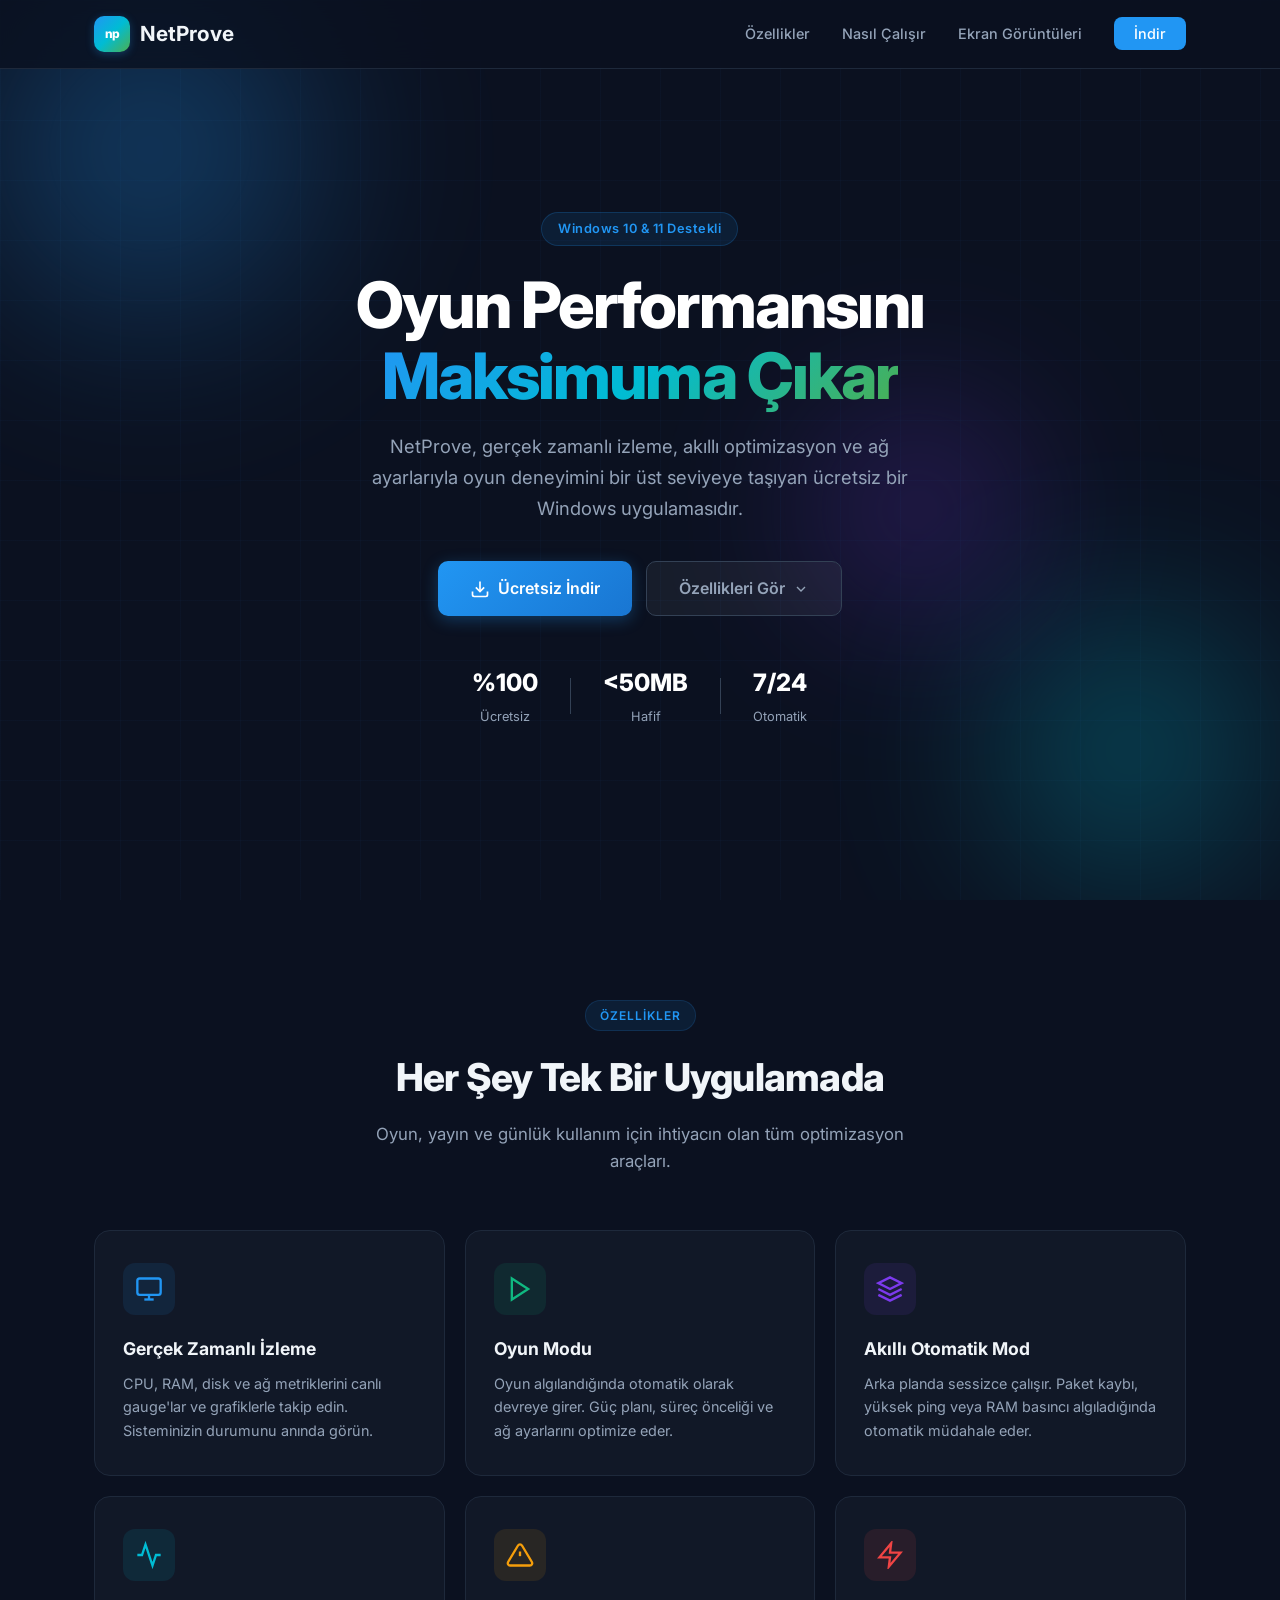
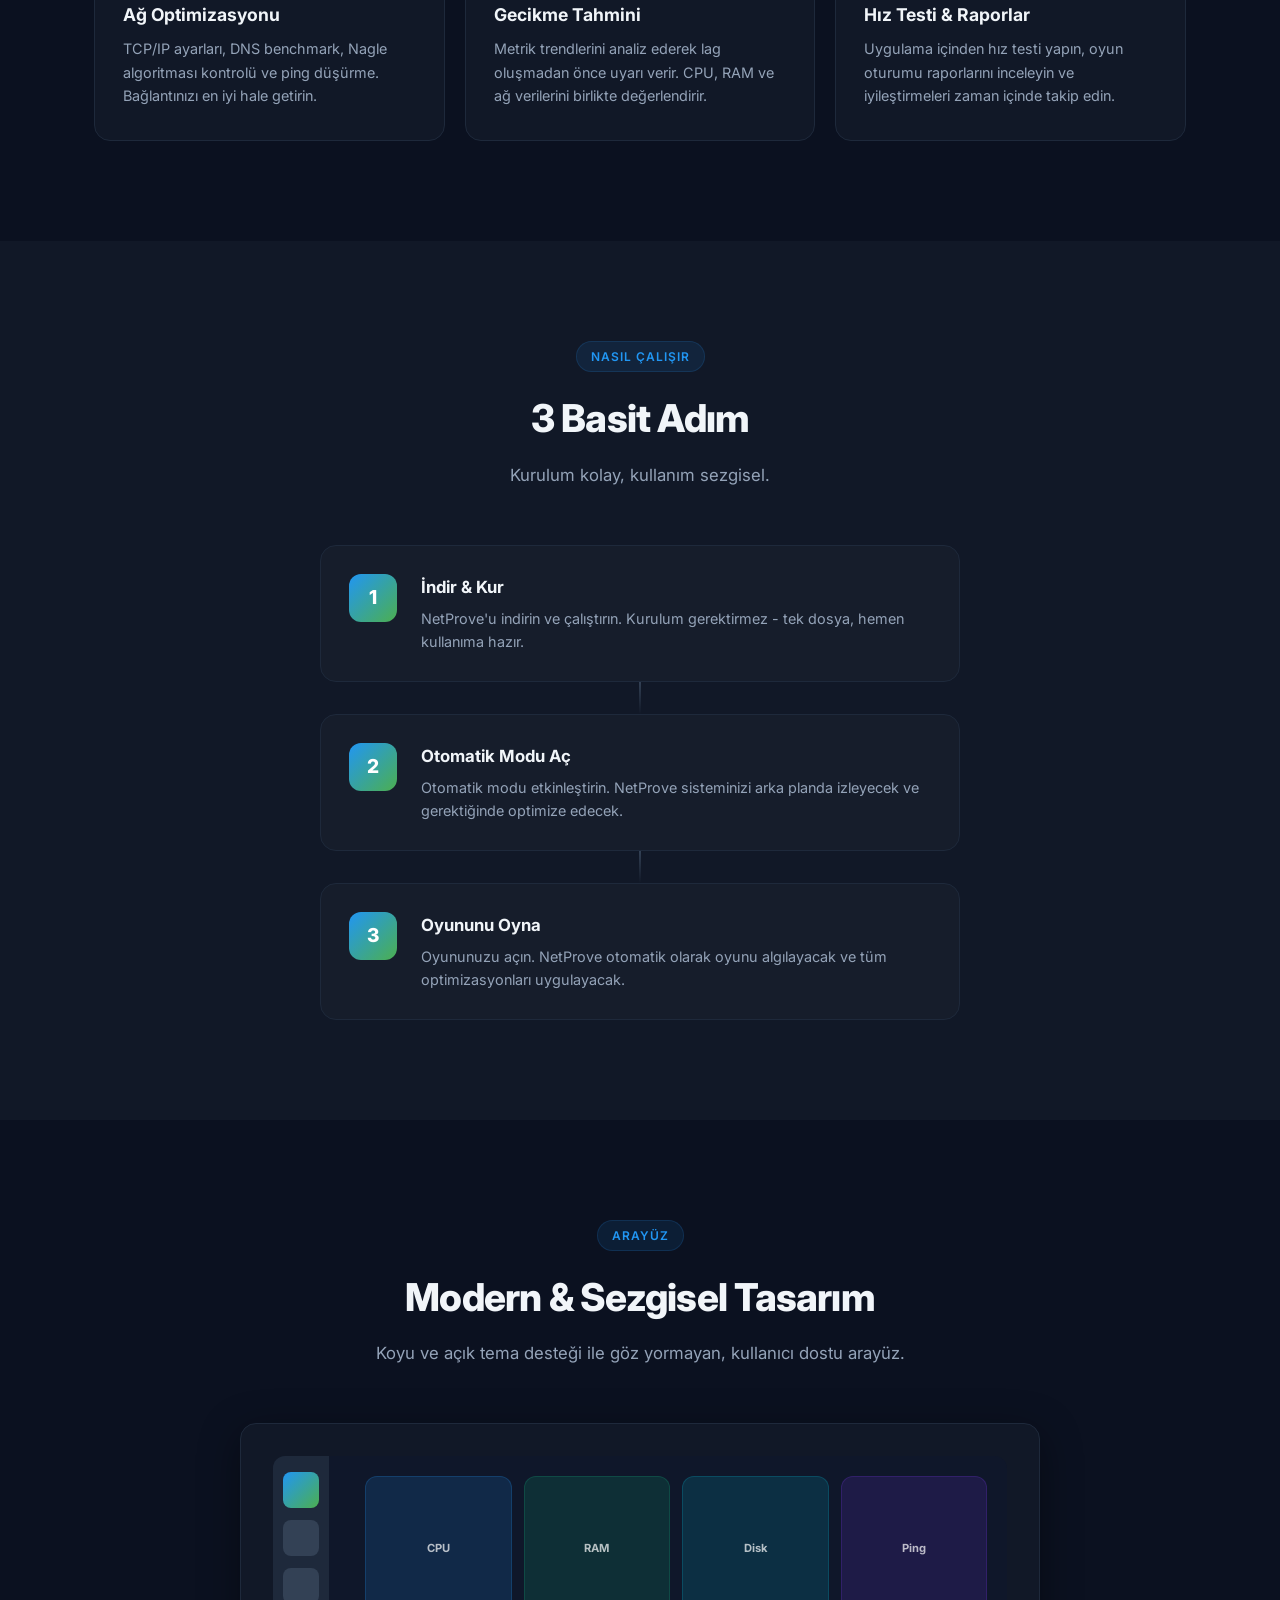
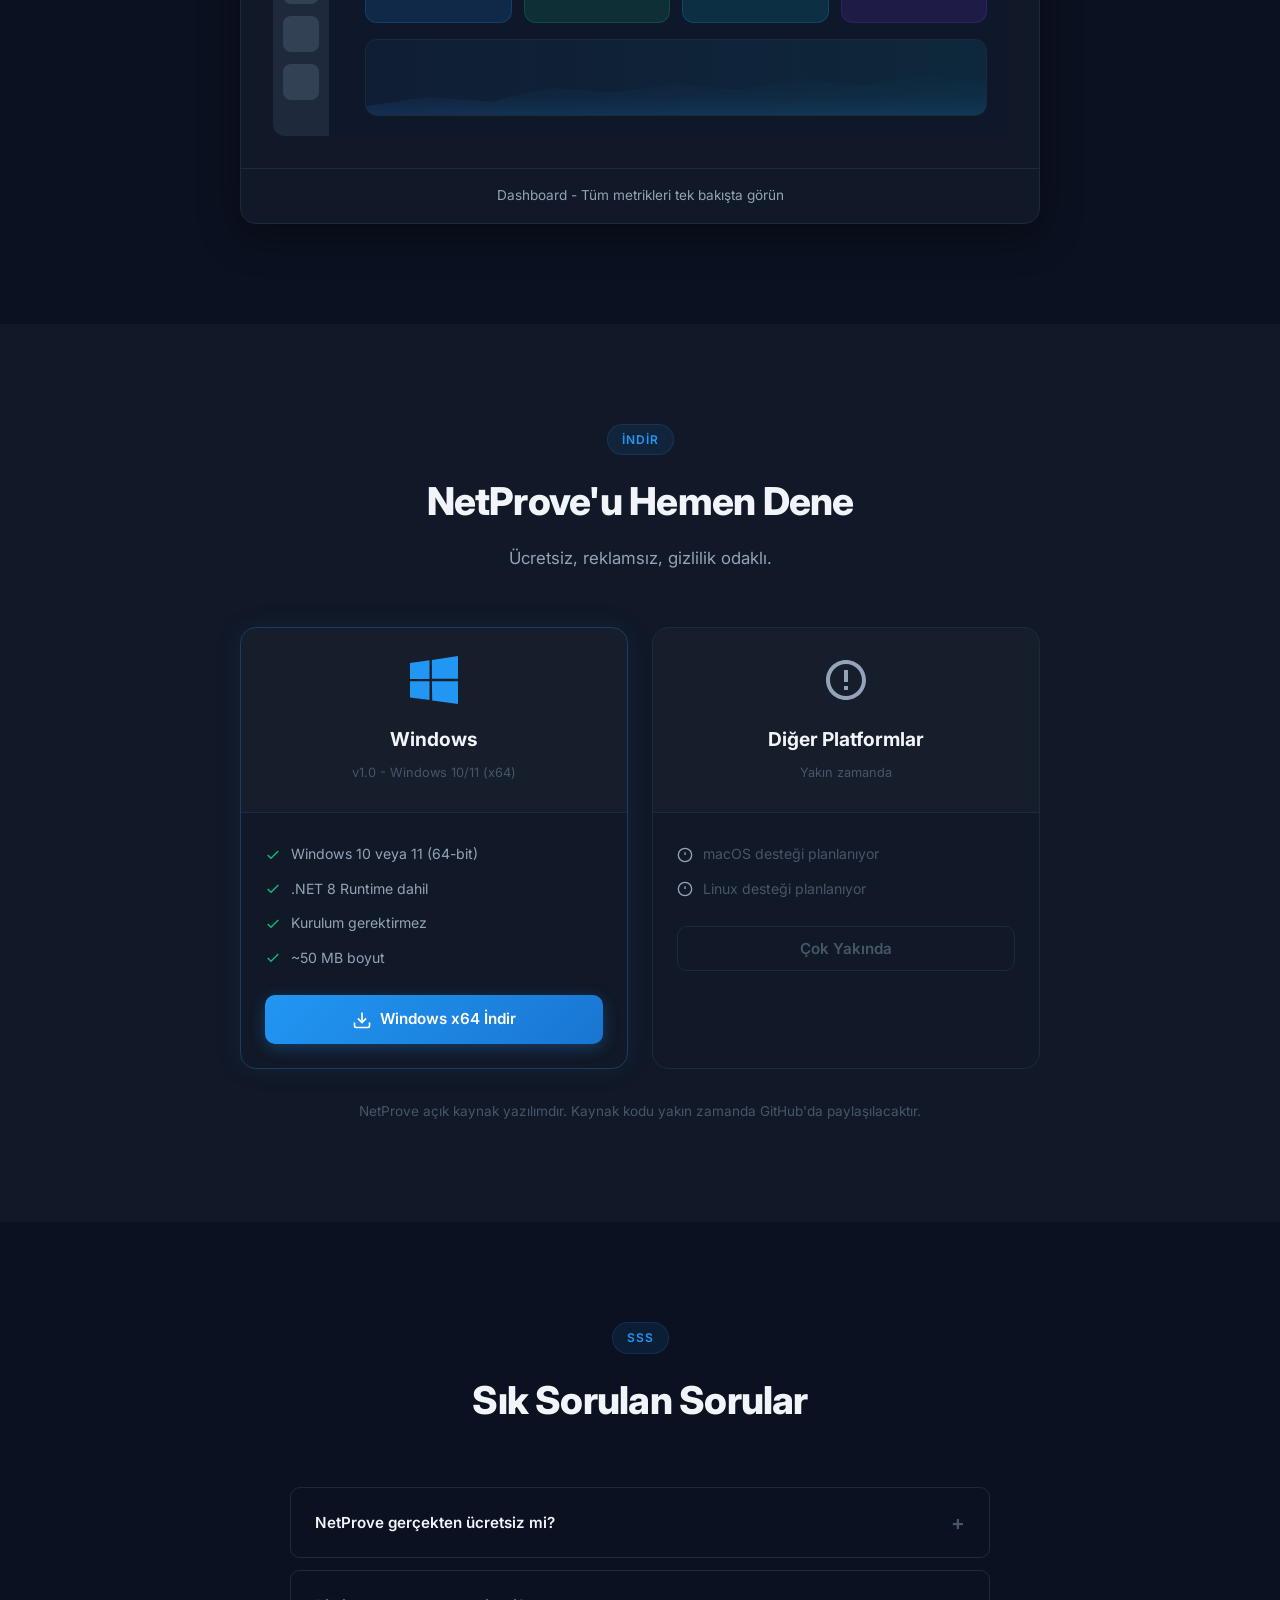
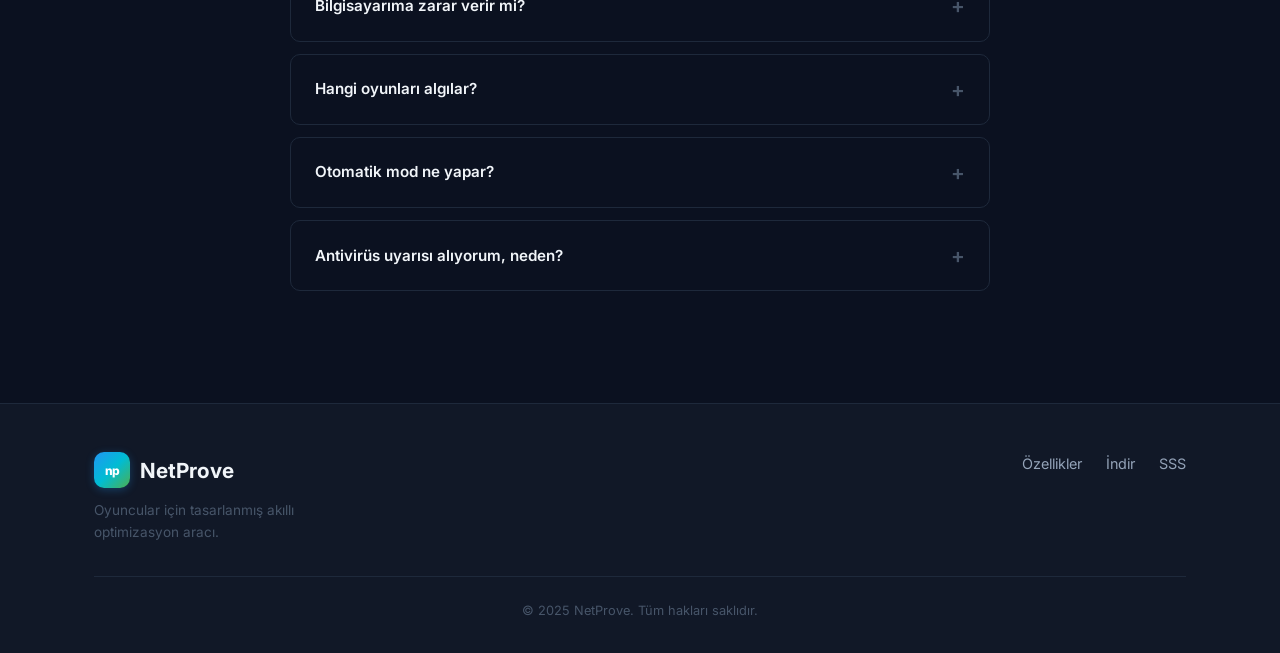
<file: index.html>
<!DOCTYPE html>
<html lang="tr">
<head>
  <meta charset="UTF-8">
  <meta name="viewport" content="width=device-width, initial-scale=1.0">
  <title>NetProve - Oyun ve &#304;nternet Performans Optimize Edici | &#220;cretsiz Windows Uygulamas&#305;</title>
  <meta name="description" content="NetProve ile ping d&#252;&#351;&#252;r, paket kayb&#305;n&#305; azalt, FPS art&#305;r. Valorant, CS2, Fortnite i&#231;in otomatik oyun optimizasyonu. &#220;cretsiz Windows 10/11 uygulamas&#305;.">
  <meta name="keywords" content="ping d&#252;&#351;&#252;rme, paket kayb&#305; &#231;&#246;z&#252;m, internet h&#305;zland&#305;rma, oyun optimizasyonu, FPS art&#305;rma, lag &#231;&#246;z&#252;m&#252;, Valorant ping, CS2 optimize, Windows optimizer, network optimizer, gaming performance, PC optimization, a&#287; optimizasyonu, internet performans&#305;, oyun kas&#305;yor &#231;&#246;z&#252;m, ping y&#252;ksek &#231;&#246;z&#252;m">
  <meta property="og:title" content="NetProve - Oyun ve &#304;nternet Performans Optimize Edici">
  <meta property="og:description" content="Ping d&#252;&#351;&#252;r, paket kayb&#305;n&#305; azalt, FPS art&#305;r. Valorant, CS2, Fortnite i&#231;in otomatik optimizasyon. &#220;cretsiz indir.">
  <meta property="og:type" content="website">
  <meta property="og:url" content="https://netprovehq.github.io/">
  <meta property="og:site_name" content="NetProve">
  <meta name="twitter:card" content="summary_large_image">
  <meta name="twitter:title" content="NetProve - Oyun ve &#304;nternet Performans Optimize Edici">
  <meta name="twitter:description" content="Ping d&#252;&#351;&#252;r, paket kayb&#305;n&#305; azalt, FPS art&#305;r. &#220;cretsiz Windows uygulamas&#305;.">
  <meta name="robots" content="index, follow">
  <meta name="author" content="NetProveHQ">
  <link rel="canonical" href="https://netprovehq.github.io/">
  <meta name="theme-color" content="#2196F3">

  <!-- Structured Data for Google -->
  <script type="application/ld+json">
  {
    "@context": "https://schema.org",
    "@type": "SoftwareApplication",
    "name": "NetProve",
    "operatingSystem": "Windows 10, Windows 11",
    "applicationCategory": "UtilitiesApplication",
    "offers": {
      "@type": "Offer",
      "price": "0",
      "priceCurrency": "USD"
    },
    "description": "Oyun ve internet performans&#305;n&#305; optimize eden &#252;cretsiz Windows uygulamas&#305;. Ping d&#252;&#351;&#252;rme, paket kayb&#305; azaltma, FPS art&#305;rma.",
    "url": "https://netprovehq.github.io/",
    "downloadUrl": "https://github.com/NetProveHQ/NetProve/releases",
    "softwareVersion": "1.0",
    "aggregateRating": {
      "@type": "AggregateRating",
      "ratingValue": "4.8",
      "ratingCount": "50"
    }
  }
  </script>

  <link rel="preconnect" href="https://fonts.googleapis.com">
  <link rel="preconnect" href="https://fonts.gstatic.com" crossorigin>
  <link href="https://fonts.googleapis.com/css2?family=Inter:wght@400;500;600;700;800;900&display=swap" rel="stylesheet">
  <link rel="stylesheet" href="style.css">
</head>
<body>

  <!-- Navbar -->
  <nav class="navbar" id="navbar">
    <div class="nav-container">
      <a href="#" class="nav-logo">
        <div class="logo-badge">np</div>
        NetProve
      </a>
      <button class="hamburger" id="hamburger" aria-label="Toggle menu">
        <span></span><span></span><span></span>
      </button>
      <ul class="nav-links" id="nav-links">
        <li><a href="#features">&#214;zellikler</a></li>
        <li><a href="#how-it-works">Nas&#305;l &#199;al&#305;&#351;&#305;r</a></li>
        <li><a href="#screenshots">Ekran G&#246;r&#252;nt&#252;leri</a></li>
        <li><a href="#download" class="nav-cta">&#304;ndir</a></li>
      </ul>
    </div>
  </nav>

  <!-- Hero -->
  <section class="hero" id="hero">
    <div class="hero-bg">
      <div class="hero-orb hero-orb-1"></div>
      <div class="hero-orb hero-orb-2"></div>
      <div class="hero-orb hero-orb-3"></div>
      <div class="hero-grid"></div>
    </div>
    <div class="hero-content">
      <div class="hero-badge fade-in">Windows 10 &amp; 11 Destekli</div>
      <h1 class="hero-title fade-in">
        Oyun Performans&#305;n&#305;<br>
        <span class="gradient-text">Maksimuma &#199;&#305;kar</span>
      </h1>
      <p class="hero-tagline fade-in">
        NetProve, ger&#231;ek zamanl&#305; izleme, ak&#305;ll&#305; optimizasyon ve a&#287; ayarlar&#305;yla
        oyun deneyimini bir &#252;st seviyeye ta&#351;&#305;yan &#252;cretsiz bir Windows uygulamas&#305;d&#305;r.
      </p>
      <div class="hero-actions fade-in">
        <a href="#download" class="btn btn-primary btn-lg">
          <svg width="20" height="20" viewBox="0 0 24 24" fill="none" stroke="currentColor" stroke-width="2"><path d="M21 15v4a2 2 0 0 1-2 2H5a2 2 0 0 1-2-2v-4"/><polyline points="7 10 12 15 17 10"/><line x1="12" y1="15" x2="12" y2="3"/></svg>
          &#220;cretsiz &#304;ndir
        </a>
        <a href="#features" class="btn btn-ghost btn-lg">
          &#214;zellikleri G&#246;r
          <svg width="16" height="16" viewBox="0 0 24 24" fill="none" stroke="currentColor" stroke-width="2"><polyline points="6 9 12 15 18 9"/></svg>
        </a>
      </div>
      <div class="hero-stats fade-in">
        <div class="stat">
          <span class="stat-value">%100</span>
          <span class="stat-label">&#220;cretsiz</span>
        </div>
        <div class="stat-divider"></div>
        <div class="stat">
          <span class="stat-value">&lt;50MB</span>
          <span class="stat-label">Hafif</span>
        </div>
        <div class="stat-divider"></div>
        <div class="stat">
          <span class="stat-value">7/24</span>
          <span class="stat-label">Otomatik</span>
        </div>
      </div>
    </div>
  </section>

  <!-- Features -->
  <section class="features" id="features">
    <div class="container">
      <div class="section-header fade-in">
        <span class="section-badge">&#214;zellikler</span>
        <h2 class="section-title">Her &#350;ey Tek Bir Uygulamada</h2>
        <p class="section-subtitle">Oyun, yay&#305;n ve g&#252;nl&#252;k kullan&#305;m i&#231;in ihtiyac&#305;n olan t&#252;m optimizasyon ara&#231;lar&#305;.</p>
      </div>

      <div class="features-grid">
        <div class="feature-card fade-in">
          <div class="feature-icon-wrapper blue">
            <svg width="28" height="28" viewBox="0 0 24 24" fill="none" stroke="currentColor" stroke-width="2"><rect x="2" y="3" width="20" height="14" rx="2"/><line x1="8" y1="21" x2="16" y2="21"/><line x1="12" y1="17" x2="12" y2="21"/></svg>
          </div>
          <h3>Ger&#231;ek Zamanl&#305; &#304;zleme</h3>
          <p>CPU, RAM, disk ve a&#287; metriklerini canl&#305; gauge'lar ve grafiklerle takip edin. Sisteminizin durumunu an&#305;nda g&#246;r&#252;n.</p>
        </div>

        <div class="feature-card fade-in">
          <div class="feature-icon-wrapper green">
            <svg width="28" height="28" viewBox="0 0 24 24" fill="none" stroke="currentColor" stroke-width="2"><polygon points="5 3 19 12 5 21 5 3"/></svg>
          </div>
          <h3>Oyun Modu</h3>
          <p>Oyun alg&#305;land&#305;&#287;&#305;nda otomatik olarak devreye girer. G&#252;&#231; plan&#305;, s&#252;re&#231; &#246;nceli&#287;i ve a&#287; ayarlar&#305;n&#305; optimize eder.</p>
        </div>

        <div class="feature-card fade-in">
          <div class="feature-icon-wrapper purple">
            <svg width="28" height="28" viewBox="0 0 24 24" fill="none" stroke="currentColor" stroke-width="2"><path d="M12 2L2 7l10 5 10-5-10-5z"/><path d="M2 17l10 5 10-5"/><path d="M2 12l10 5 10-5"/></svg>
          </div>
          <h3>Ak&#305;ll&#305; Otomatik Mod</h3>
          <p>Arka planda sessizce &#231;al&#305;&#351;&#305;r. Paket kayb&#305;, y&#252;ksek ping veya RAM bas&#305;nc&#305; alg&#305;lad&#305;&#287;&#305;nda otomatik m&#252;dahale eder.</p>
        </div>

        <div class="feature-card fade-in">
          <div class="feature-icon-wrapper cyan">
            <svg width="28" height="28" viewBox="0 0 24 24" fill="none" stroke="currentColor" stroke-width="2"><path d="M22 12h-4l-3 9L9 3l-3 9H2"/></svg>
          </div>
          <h3>A&#287; Optimizasyonu</h3>
          <p>TCP/IP ayarlar&#305;, DNS benchmark, Nagle algoritmas&#305; kontrol&#252; ve ping d&#252;&#351;&#252;rme. Ba&#287;lant&#305;n&#305;z&#305; en iyi hale getirin.</p>
        </div>

        <div class="feature-card fade-in">
          <div class="feature-icon-wrapper orange">
            <svg width="28" height="28" viewBox="0 0 24 24" fill="none" stroke="currentColor" stroke-width="2"><path d="M10.29 3.86L1.82 18a2 2 0 0 0 1.71 3h16.94a2 2 0 0 0 1.71-3L13.71 3.86a2 2 0 0 0-3.42 0z"/><line x1="12" y1="9" x2="12" y2="13"/><line x1="12" y1="17" x2="12.01" y2="17"/></svg>
          </div>
          <h3>Gecikme Tahmini</h3>
          <p>Metrik trendlerini analiz ederek lag olu&#351;madan &#246;nce uyar&#305; verir. CPU, RAM ve a&#287; verilerini birlikte de&#287;erlendirir.</p>
        </div>

        <div class="feature-card fade-in">
          <div class="feature-icon-wrapper red">
            <svg width="28" height="28" viewBox="0 0 24 24" fill="none" stroke="currentColor" stroke-width="2"><path d="M13 2L3 14h9l-1 8 10-12h-9l1-8z"/></svg>
          </div>
          <h3>H&#305;z Testi &amp; Raporlar</h3>
          <p>Uygulama i&#231;inden h&#305;z testi yap&#305;n, oyun oturumu raporlar&#305;n&#305; inceleyin ve iyile&#351;tirmeleri zaman i&#231;inde takip edin.</p>
        </div>
      </div>
    </div>
  </section>

  <!-- How It Works -->
  <section class="how-it-works" id="how-it-works">
    <div class="container">
      <div class="section-header fade-in">
        <span class="section-badge">Nas&#305;l &#199;al&#305;&#351;&#305;r</span>
        <h2 class="section-title">3 Basit Ad&#305;m</h2>
        <p class="section-subtitle">Kurulum kolay, kullan&#305;m sezgisel.</p>
      </div>

      <div class="steps">
        <div class="step fade-in">
          <div class="step-number">1</div>
          <div class="step-content">
            <h3>&#304;ndir &amp; Kur</h3>
            <p>NetProve'u indirin ve &#231;al&#305;&#351;t&#305;r&#305;n. Kurulum gerektirmez - tek dosya, hemen kullan&#305;ma haz&#305;r.</p>
          </div>
        </div>
        <div class="step-connector"></div>
        <div class="step fade-in">
          <div class="step-number">2</div>
          <div class="step-content">
            <h3>Otomatik Modu A&#231;</h3>
            <p>Otomatik modu etkinle&#351;tirin. NetProve sisteminizi arka planda izleyecek ve gerekti&#287;inde optimize edecek.</p>
          </div>
        </div>
        <div class="step-connector"></div>
        <div class="step fade-in">
          <div class="step-number">3</div>
          <div class="step-content">
            <h3>Oyununu Oyna</h3>
            <p>Oyununuzu a&#231;&#305;n. NetProve otomatik olarak oyunu alg&#305;layacak ve t&#252;m optimizasyonlar&#305; uygulayacak.</p>
          </div>
        </div>
      </div>
    </div>
  </section>

  <!-- Screenshots -->
  <section class="screenshots" id="screenshots">
    <div class="container">
      <div class="section-header fade-in">
        <span class="section-badge">Aray&#252;z</span>
        <h2 class="section-title">Modern &amp; Sezgisel Tasar&#305;m</h2>
        <p class="section-subtitle">Koyu ve a&#231;&#305;k tema deste&#287;i ile g&#246;z yormayan, kullan&#305;c&#305; dostu aray&#252;z.</p>
      </div>
      <div class="screenshot-showcase fade-in">
        <div class="screenshot-card">
          <div class="screenshot-placeholder">
            <div class="mock-dashboard">
              <div class="mock-sidebar">
                <div class="mock-nav-item active"></div>
                <div class="mock-nav-item"></div>
                <div class="mock-nav-item"></div>
                <div class="mock-nav-item"></div>
                <div class="mock-nav-item"></div>
              </div>
              <div class="mock-content">
                <div class="mock-gauges">
                  <div class="mock-gauge blue"><span>CPU</span></div>
                  <div class="mock-gauge green"><span>RAM</span></div>
                  <div class="mock-gauge cyan"><span>Disk</span></div>
                  <div class="mock-gauge purple"><span>Ping</span></div>
                </div>
                <div class="mock-chart"></div>
              </div>
            </div>
          </div>
          <p class="screenshot-caption">Dashboard - T&#252;m metrikleri tek bak&#305;&#351;ta g&#246;r&#252;n</p>
        </div>
      </div>
    </div>
  </section>

  <!-- Download -->
  <section class="download" id="download">
    <div class="container">
      <div class="section-header fade-in">
        <span class="section-badge">&#304;ndir</span>
        <h2 class="section-title">NetProve'u Hemen Dene</h2>
        <p class="section-subtitle">&#220;cretsiz, reklams&#305;z, gizlilik odakl&#305;.</p>
      </div>

      <div class="download-cards fade-in">
        <!-- Windows Download -->
        <div class="download-card primary">
          <div class="download-card-header">
            <svg width="48" height="48" viewBox="0 0 24 24" fill="currentColor"><path d="M0 3.449L9.75 2.1v9.451H0m10.949-9.602L24 0v11.4H10.949M0 12.6h9.75v9.451L0 20.699M10.949 12.6H24V24l-12.9-1.801"/></svg>
            <h3>Windows</h3>
            <span class="download-version">v1.0 - Windows 10/11 (x64)</span>
          </div>
          <div class="download-card-body">
            <ul class="download-specs">
              <li>
                <svg width="16" height="16" viewBox="0 0 24 24" fill="none" stroke="#10B981" stroke-width="2"><polyline points="20 6 9 17 4 12"/></svg>
                Windows 10 veya 11 (64-bit)
              </li>
              <li>
                <svg width="16" height="16" viewBox="0 0 24 24" fill="none" stroke="#10B981" stroke-width="2"><polyline points="20 6 9 17 4 12"/></svg>
                .NET 8 Runtime dahil
              </li>
              <li>
                <svg width="16" height="16" viewBox="0 0 24 24" fill="none" stroke="#10B981" stroke-width="2"><polyline points="20 6 9 17 4 12"/></svg>
                Kurulum gerektirmez
              </li>
              <li>
                <svg width="16" height="16" viewBox="0 0 24 24" fill="none" stroke="#10B981" stroke-width="2"><polyline points="20 6 9 17 4 12"/></svg>
                ~50 MB boyut
              </li>
            </ul>
            <a href="https://github.com/NetProveHQ/NetProve/releases/latest/download/NetProve-win-x64.zip" class="btn btn-primary btn-block">
              <svg width="20" height="20" viewBox="0 0 24 24" fill="none" stroke="currentColor" stroke-width="2"><path d="M21 15v4a2 2 0 0 1-2 2H5a2 2 0 0 1-2-2v-4"/><polyline points="7 10 12 15 17 10"/><line x1="12" y1="15" x2="12" y2="3"/></svg>
              Windows x64 &#304;ndir
            </a>
          </div>
        </div>

        <!-- Other platforms -->
        <div class="download-card secondary">
          <div class="download-card-header">
            <svg width="48" height="48" viewBox="0 0 24 24" fill="currentColor"><path d="M12 2C6.477 2 2 6.477 2 12s4.477 10 10 10 10-4.477 10-10S17.523 2 12 2zm0 18c-4.418 0-8-3.582-8-8s3.582-8 8-8 8 3.582 8 8-3.582 8-8 8zm-1-13h2v6h-2zm0 8h2v2h-2z"/></svg>
            <h3>Di&#287;er Platformlar</h3>
            <span class="download-version">Yak&#305;n zamanda</span>
          </div>
          <div class="download-card-body">
            <ul class="download-specs muted">
              <li>
                <svg width="16" height="16" viewBox="0 0 24 24" fill="none" stroke="#94A3B8" stroke-width="2"><circle cx="12" cy="12" r="10"/><line x1="12" y1="8" x2="12" y2="12"/><line x1="12" y1="16" x2="12.01" y2="16"/></svg>
                macOS deste&#287;i planlan&#305;yor
              </li>
              <li>
                <svg width="16" height="16" viewBox="0 0 24 24" fill="none" stroke="#94A3B8" stroke-width="2"><circle cx="12" cy="12" r="10"/><line x1="12" y1="8" x2="12" y2="12"/><line x1="12" y1="16" x2="12.01" y2="16"/></svg>
                Linux deste&#287;i planlan&#305;yor
              </li>
            </ul>
            <button class="btn btn-secondary btn-block" disabled>
              &#199;ok Yak&#305;nda
            </button>
          </div>
        </div>
      </div>

      <div class="download-note fade-in">
        <p>NetProve a&#231;&#305;k kaynak yaz&#305;l&#305;md&#305;r. Kaynak kodu yak&#305;n zamanda GitHub'da payla&#351;&#305;lacakt&#305;r.</p>
      </div>
    </div>
  </section>

  <!-- FAQ -->
  <section class="faq" id="faq">
    <div class="container">
      <div class="section-header fade-in">
        <span class="section-badge">SSS</span>
        <h2 class="section-title">S&#305;k Sorulan Sorular</h2>
      </div>

      <div class="faq-list">
        <details class="faq-item fade-in">
          <summary>NetProve ger&#231;ekten &#252;cretsiz mi?</summary>
          <p>Evet, NetProve tamamen &#252;cretsizdir. Reklam i&#231;ermez, gizli &#252;cret yoktur.</p>
        </details>
        <details class="faq-item fade-in">
          <summary>Bilgisayar&#305;ma zarar verir mi?</summary>
          <p>Hay&#305;r. NetProve yaln&#305;zca Windows'un kendi API'lerini kullan&#305;r. Yapt&#305;&#287;&#305; t&#252;m de&#287;i&#351;iklikler (TCP ayarlar&#305;, g&#252;&#231; plan&#305; vs.) geri al&#305;nabilir.</p>
        </details>
        <details class="faq-item fade-in">
          <summary>Hangi oyunlar&#305; alg&#305;lar?</summary>
          <p>Valorant, CS2, Fortnite, League of Legends, Apex Legends, GTA V, Minecraft ve 100'den fazla pop&#252;ler oyunu otomatik alg&#305;lar.</p>
        </details>
        <details class="faq-item fade-in">
          <summary>Otomatik mod ne yapar?</summary>
          <p>Sisteminizi arka planda izler. Oyun alg&#305;lad&#305;&#287;&#305;nda g&#252;&#231; plan&#305;n&#305; de&#287;i&#351;tirir, Nagle'&#305; kapat&#305;r, RAM temizler, arka plan s&#252;re&#231;lerini k&#305;s&#305;tlar. Oyun bitti&#287;inde her &#351;eyi eski haline getirir.</p>
        </details>
        <details class="faq-item fade-in">
          <summary>Antivir&#252;s uyar&#305;s&#305; al&#305;yorum, neden?</summary>
          <p>NetProve a&#287; ve sistem ayarlar&#305;n&#305; de&#287;i&#351;tirdi&#287;i i&#231;in baz&#305; antivir&#252;sler uyar&#305; verebilir. Bu bir false positive'dir. Uygulamay&#305; g&#252;venilir olarak i&#351;aretleyebilirsiniz.</p>
        </details>
      </div>
    </div>
  </section>

  <!-- Footer -->
  <footer class="footer">
    <div class="container">
      <div class="footer-content">
        <div class="footer-brand">
          <div class="nav-logo">
            <div class="logo-badge">np</div>
            NetProve
          </div>
          <p>Oyuncular i&#231;in tasarlanm&#305;&#351; ak&#305;ll&#305; optimizasyon arac&#305;.</p>
        </div>
        <div class="footer-links">
          <a href="#features">&#214;zellikler</a>
          <a href="#download">&#304;ndir</a>
          <a href="#faq">SSS</a>
        </div>
      </div>
      <div class="footer-bottom">
        <p>&copy; 2025 NetProve. T&#252;m haklar&#305; sakl&#305;d&#305;r.</p>
      </div>
    </div>
  </footer>

  <script src="script.js"></script>
</body>
</html>
</file>
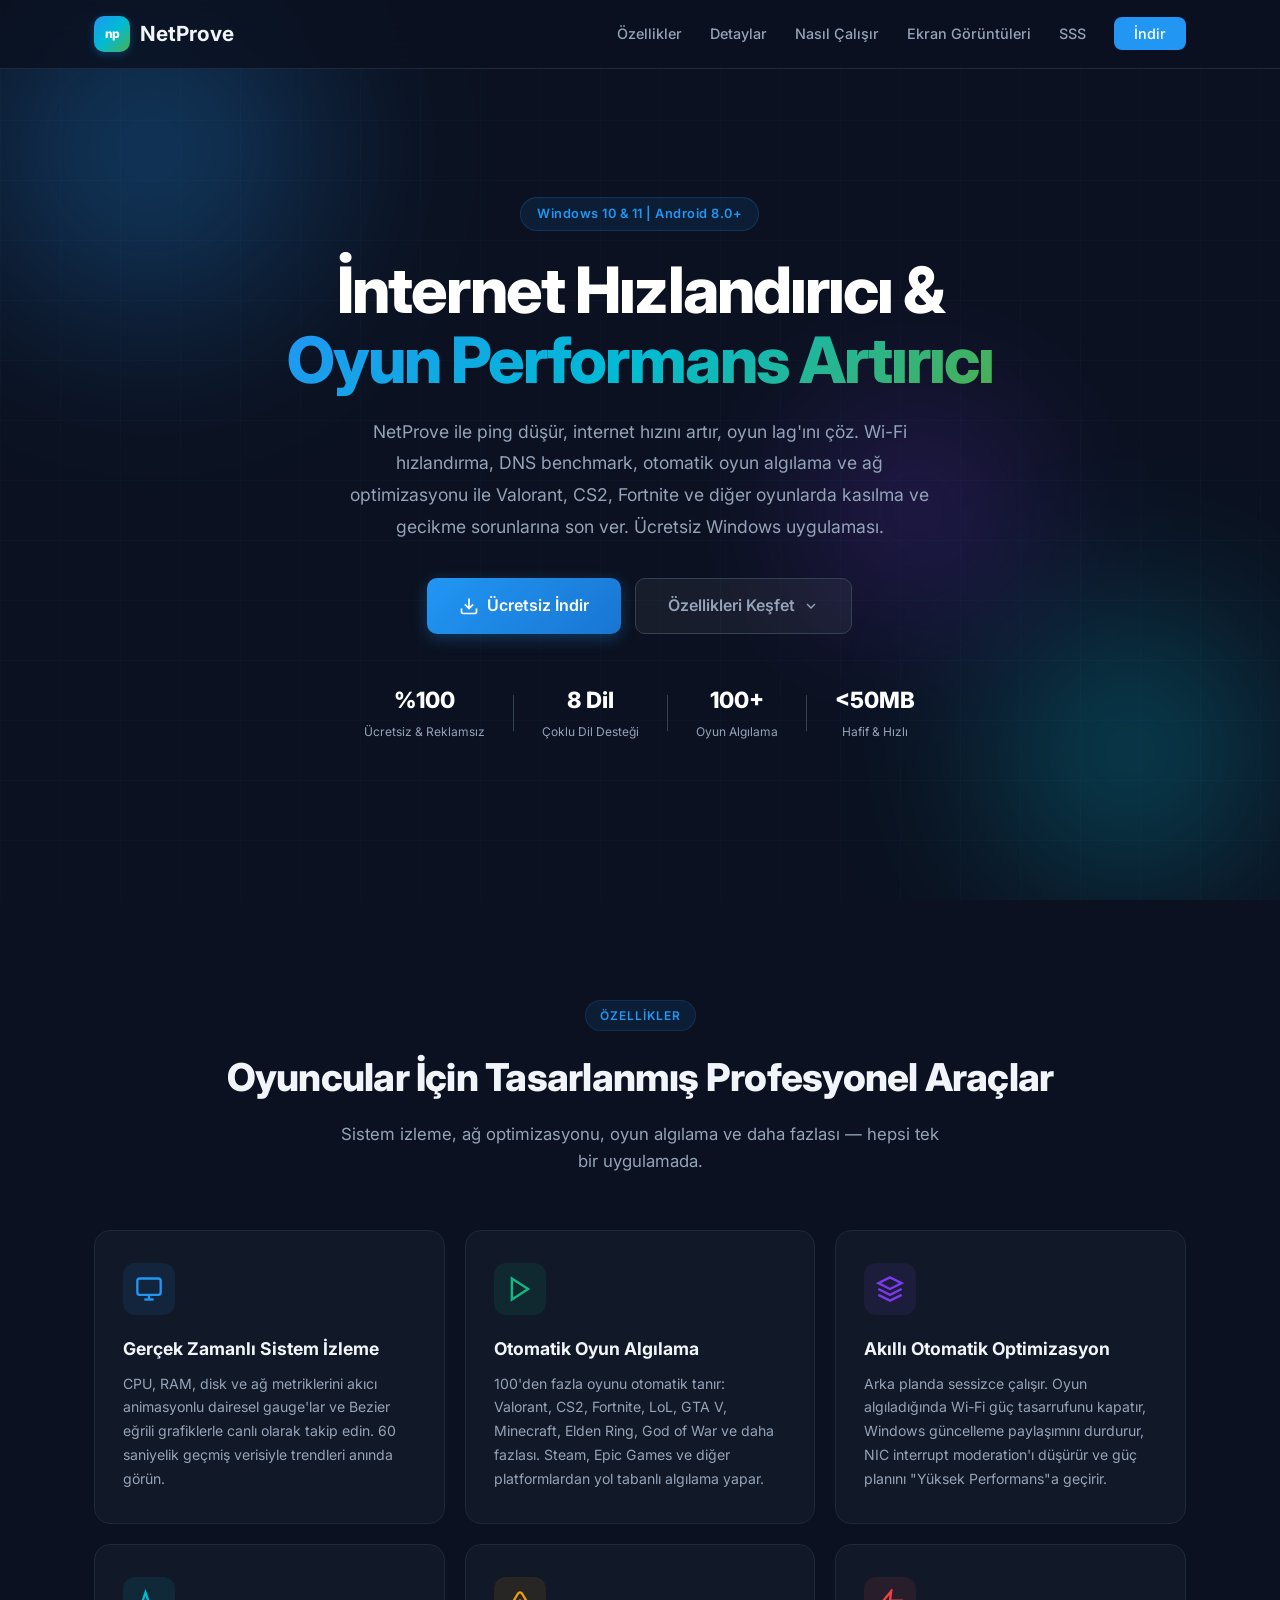
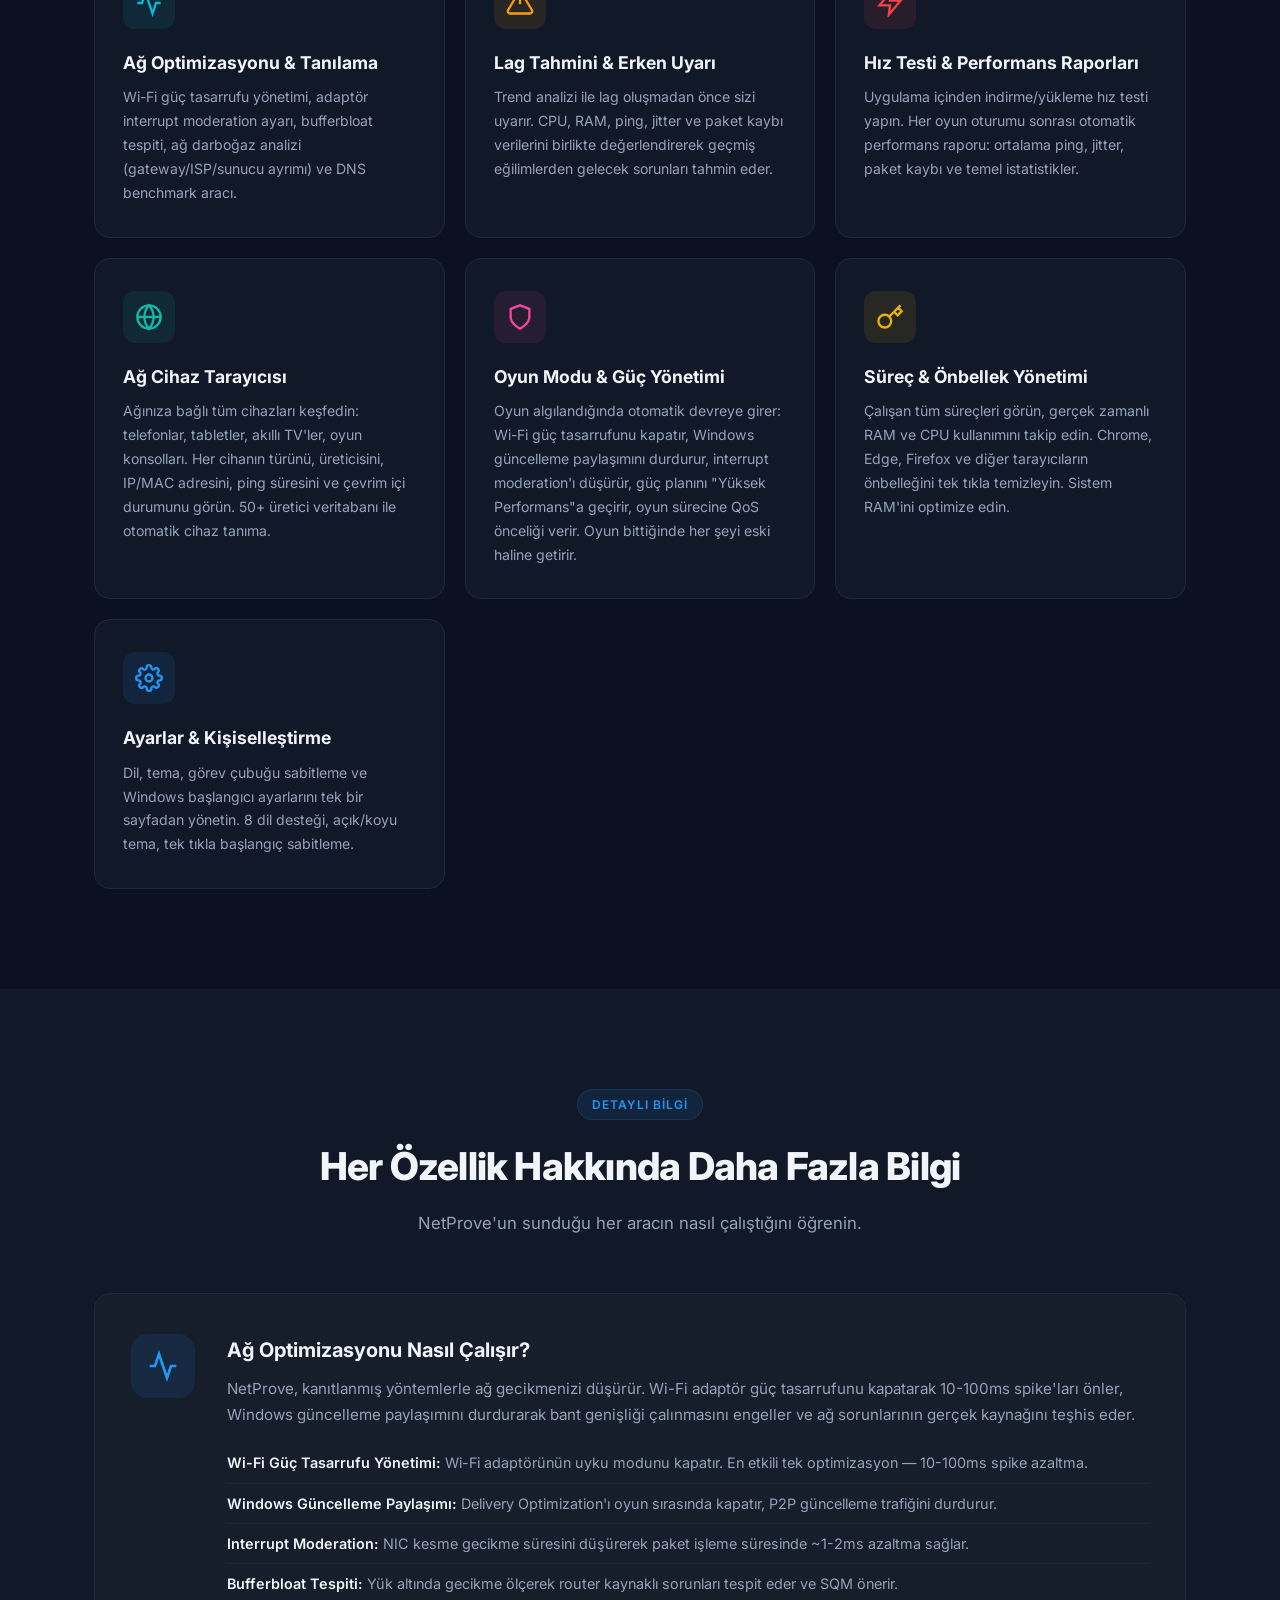
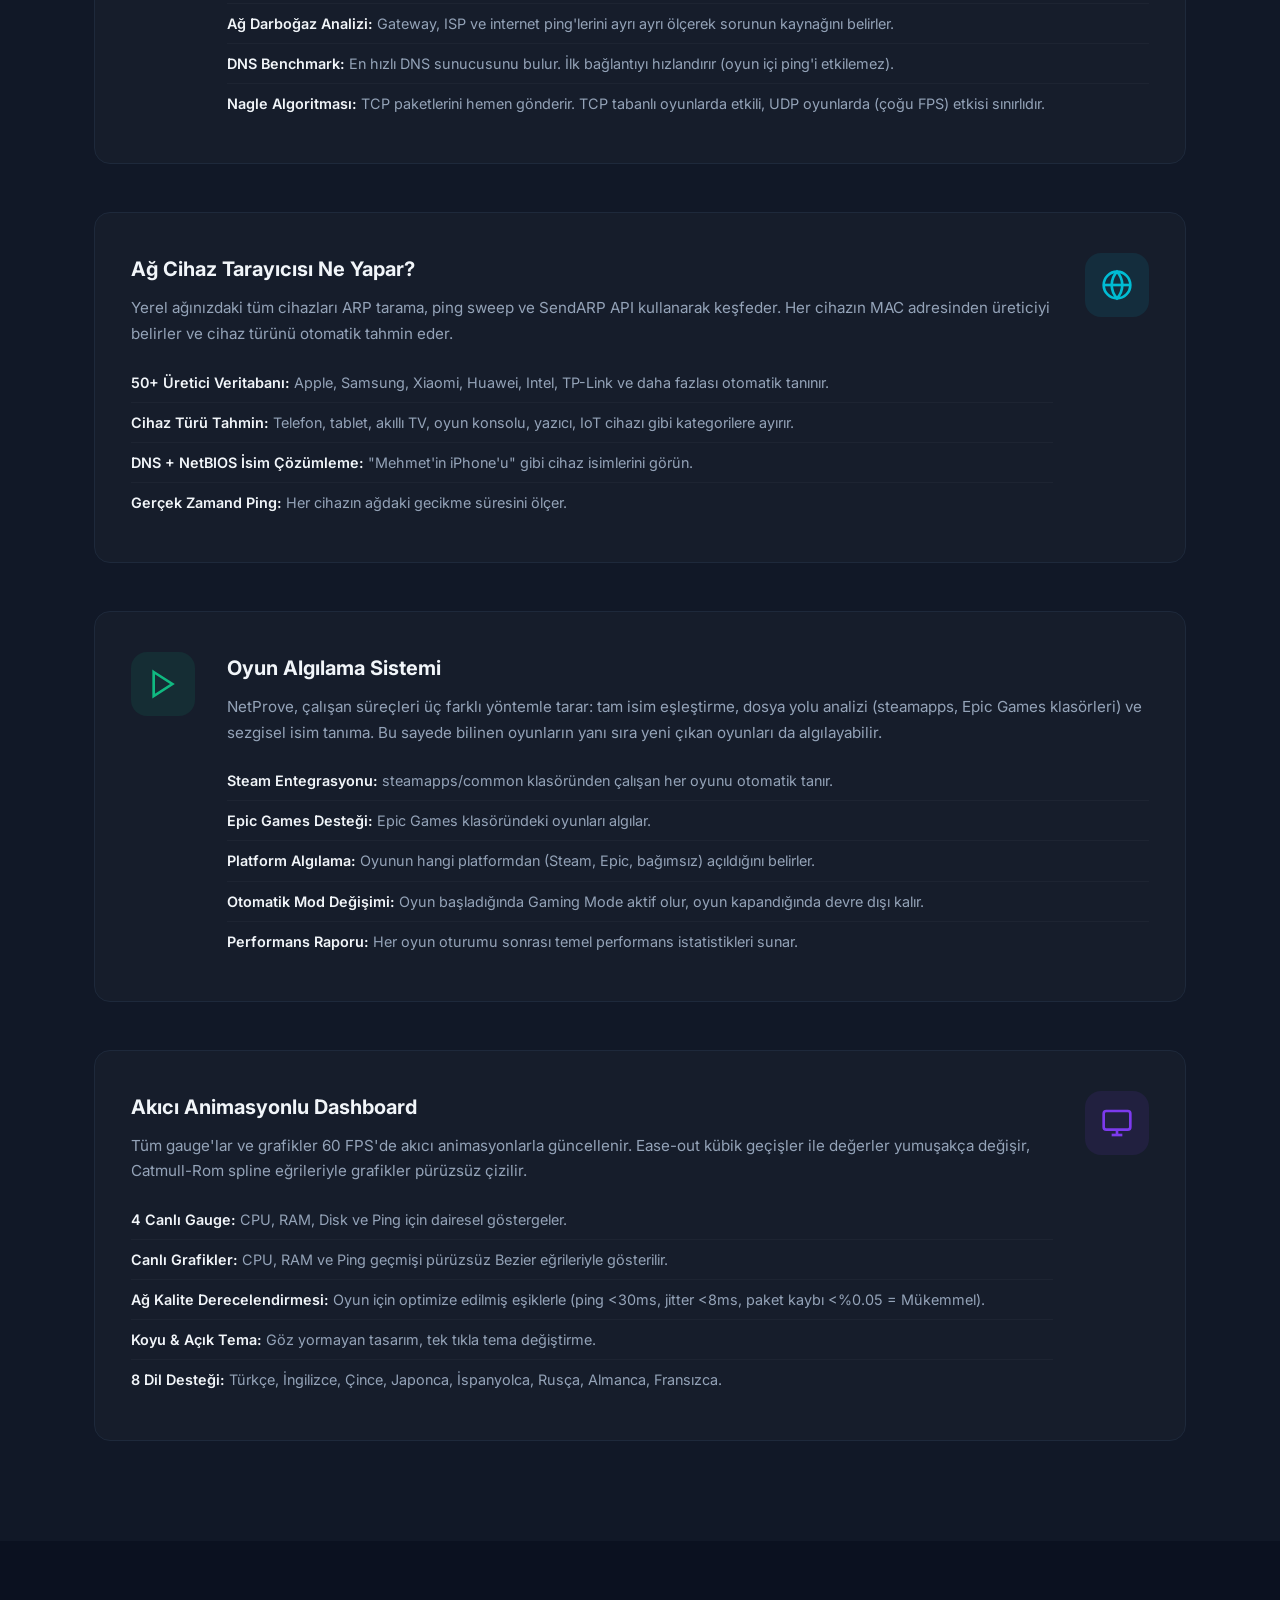
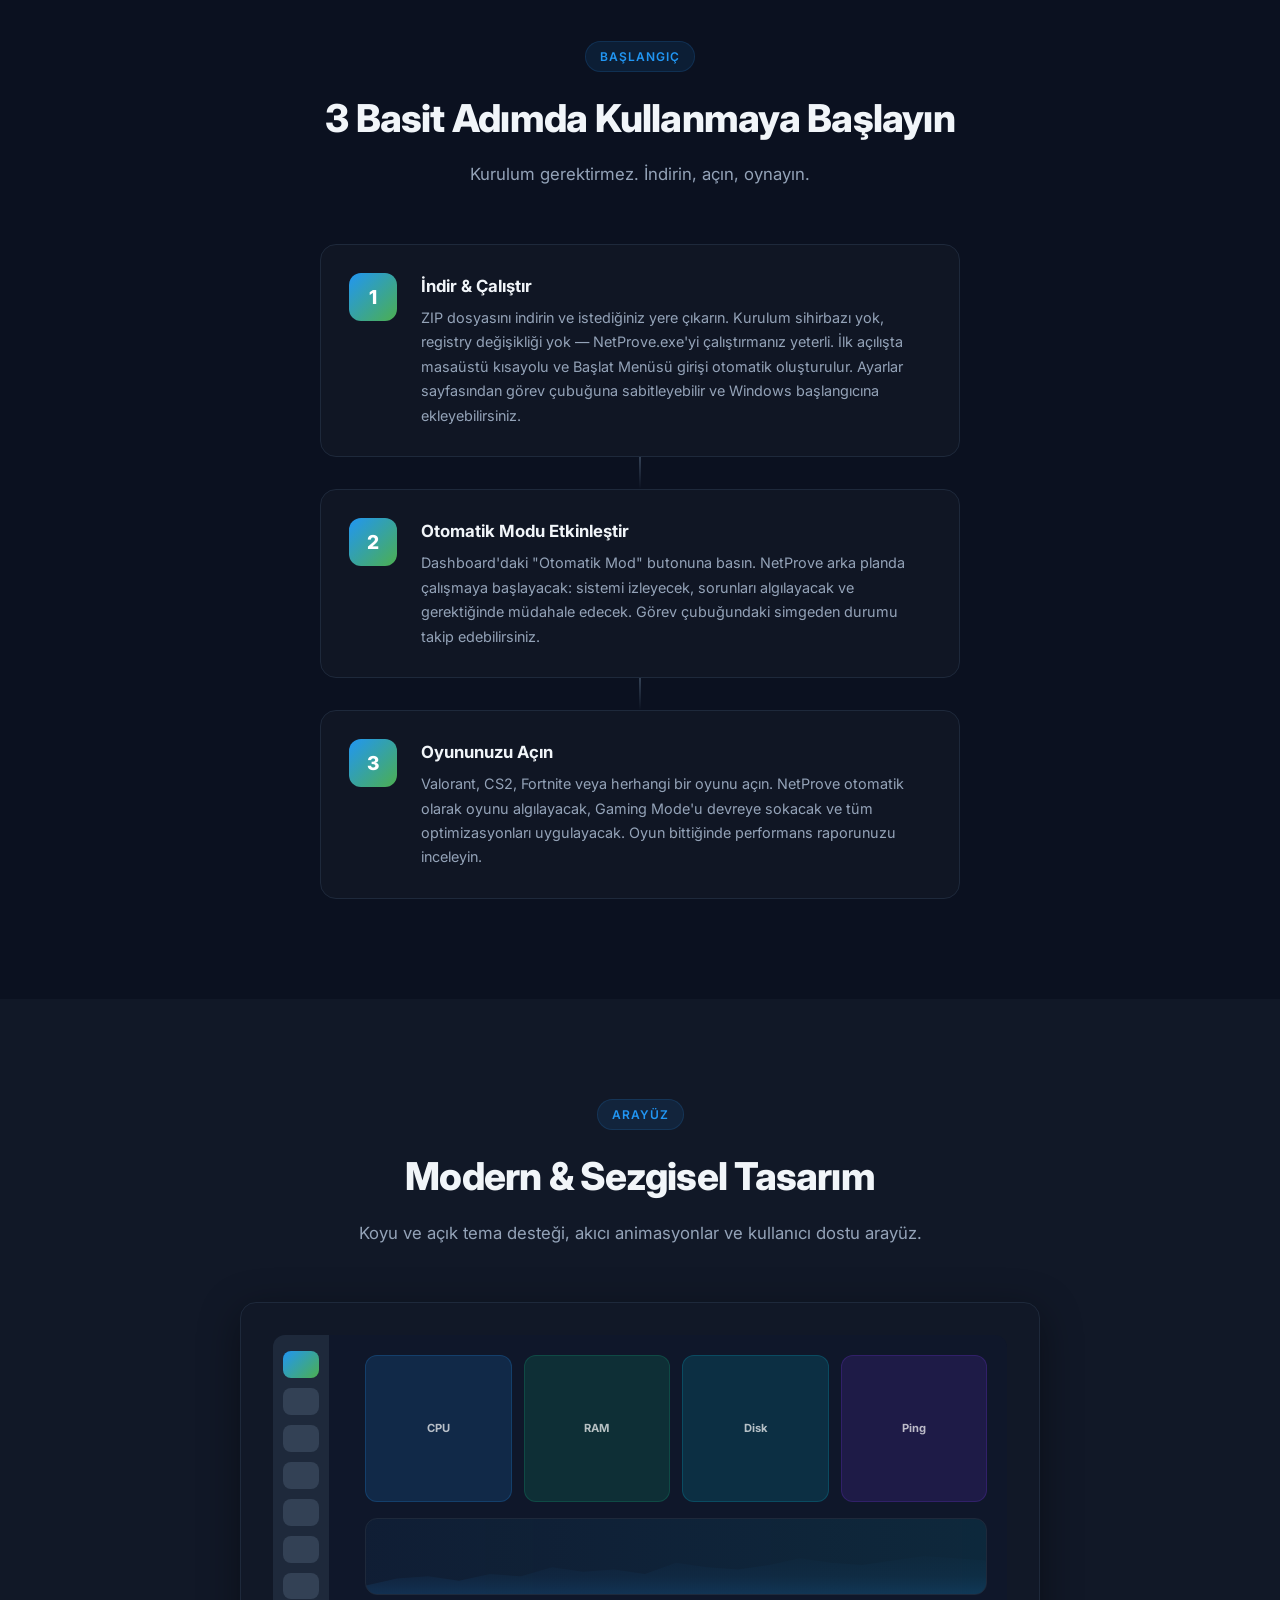
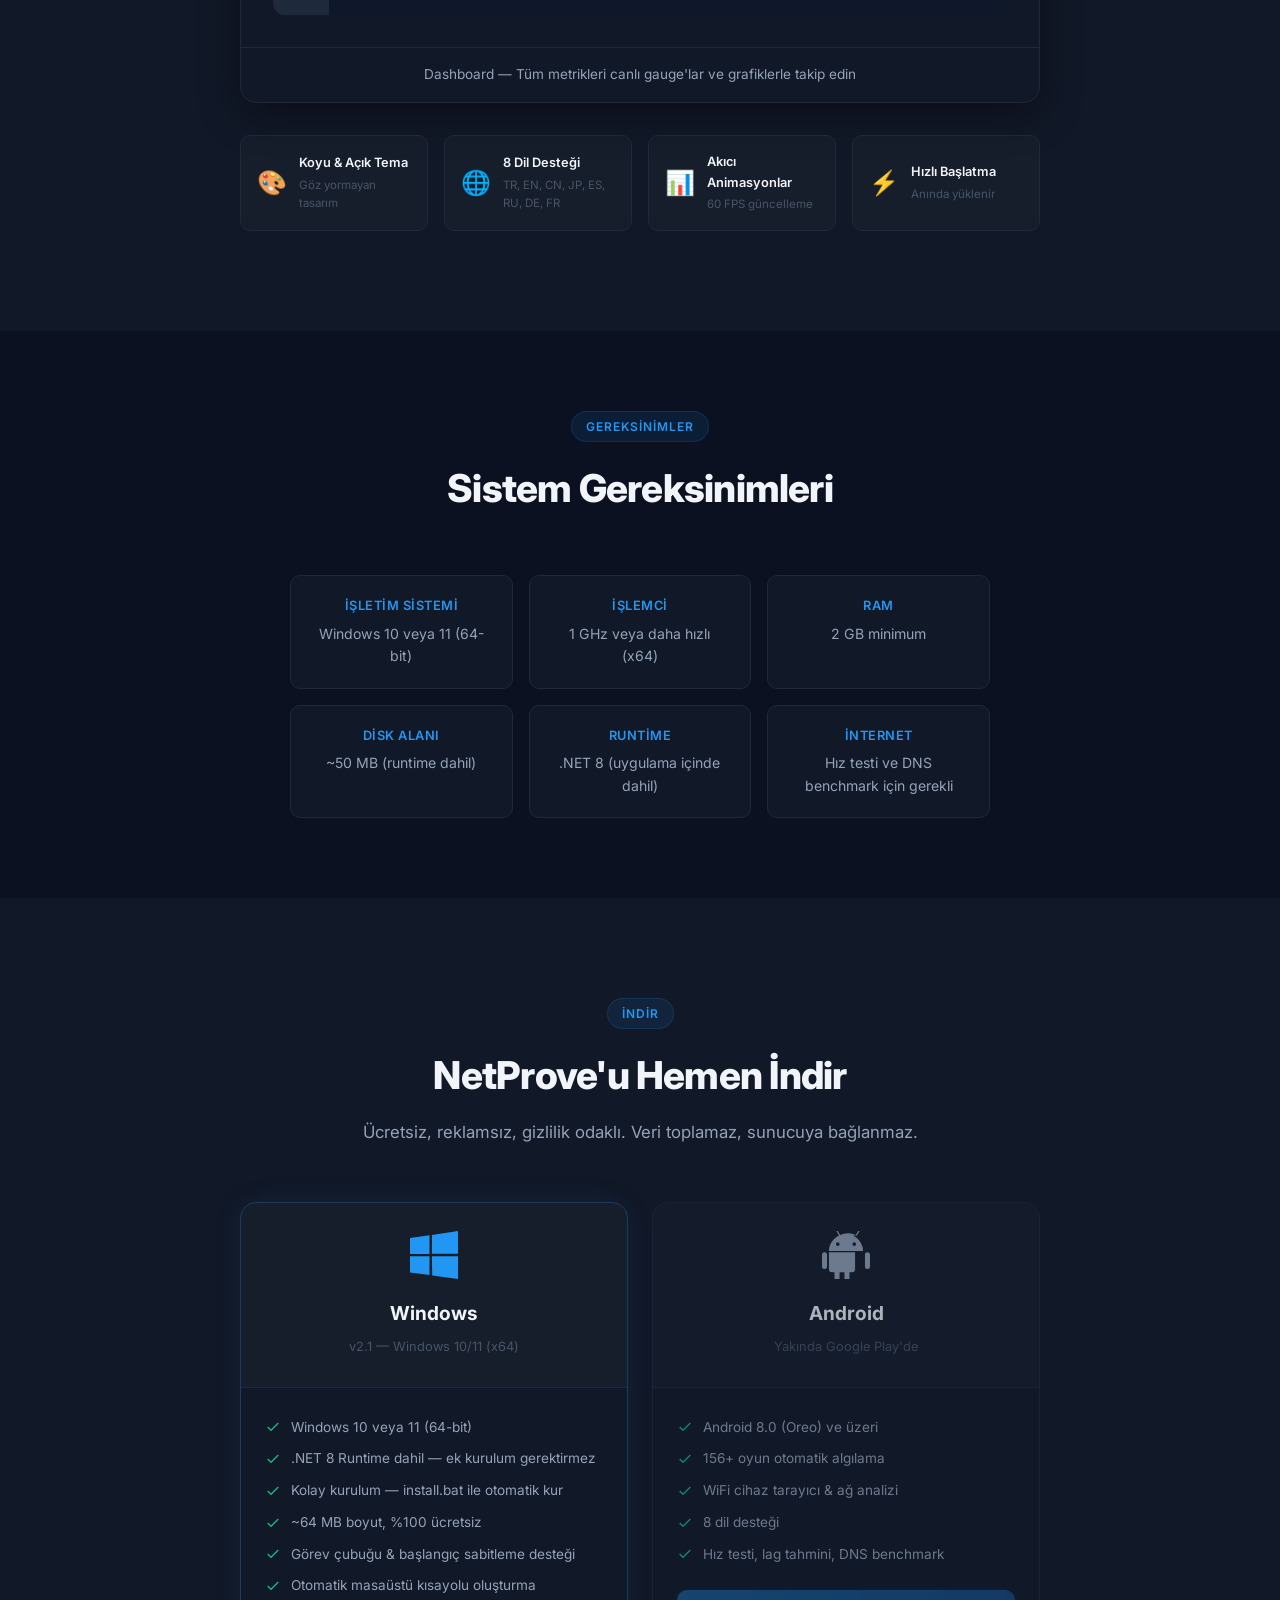
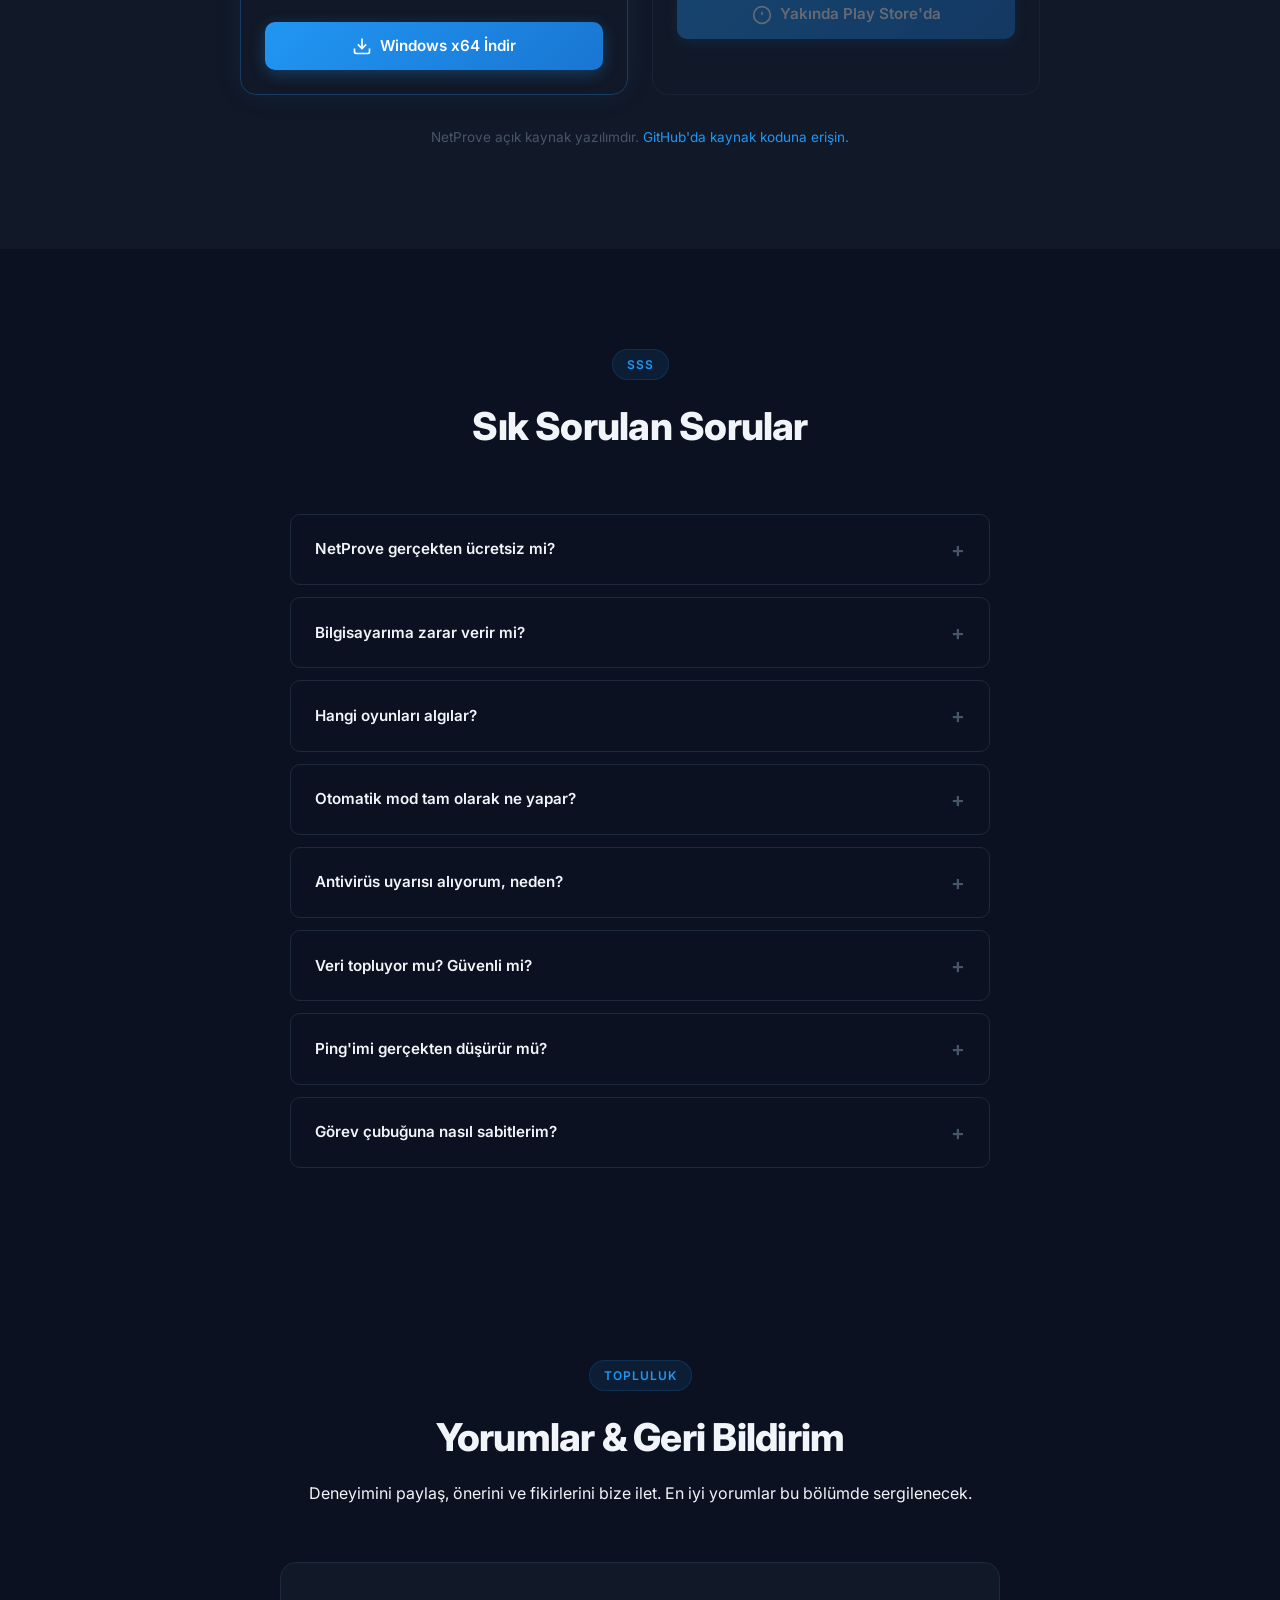
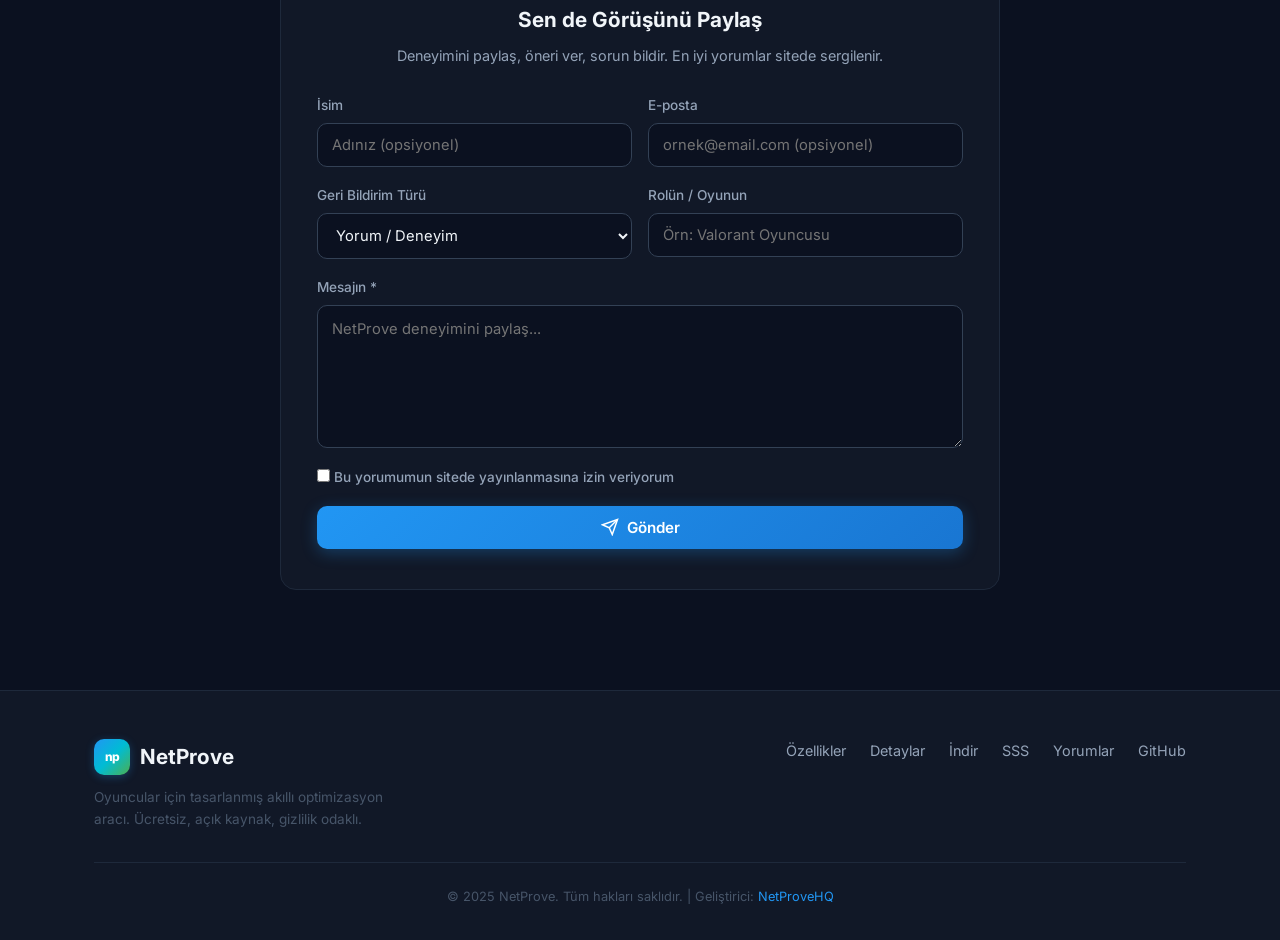
<file: docs/index.html>
<!DOCTYPE html>
<html lang="tr">
<head>
  <meta charset="UTF-8">
  <meta name="viewport" content="width=device-width, initial-scale=1.0">
  <title>NetProve - &#304;nternet H&#305;zland&#305;r&#305;c&#305; &amp; Oyun Performans Art&#305;r&#305;c&#305; | Ping D&#252;&#351;&#252;rme Program&#305;</title>
  <meta name="description" content="&#220;cretsiz internet h&#305;zland&#305;r&#305;c&#305; ve oyun performans art&#305;r&#305;c&#305; program&#305;. Ping d&#252;&#351;&#252;r, lag &#231;&#246;z, FPS art&#305;r. Valorant, CS2, Fortnite, LoL i&#231;in otomatik optimizasyon. Wi-Fi h&#305;zland&#305;rma, DNS benchmark, a&#287; tarama. Windows 10/11 ve Android.">
  <meta name="keywords" content="internet h&#305;zland&#305;r&#305;c&#305;, oyun performans art&#305;r&#305;c&#305;, ping d&#252;&#351;&#252;rme program&#305;, internet h&#305;zland&#305;rma program&#305;, oyun h&#305;zland&#305;r&#305;c&#305;, ping d&#252;&#351;&#252;rme, lag &#231;&#246;z&#252;m&#252;, FPS art&#305;rma, paket kayb&#305; &#231;&#246;z&#252;m, wifi h&#305;zland&#305;rma, internet ya&#287;la&#351;ma, oyun kas&#305;yor &#231;&#246;z&#252;m, ping y&#252;ksek &#231;&#246;z&#252;m, Valorant ping d&#252;&#351;&#252;rme, CS2 ping d&#252;&#351;&#252;rme, LoL kas&#305;yor, Fortnite lag, internet h&#305;z&#305; art&#305;rma, a&#287; optimizasyonu, DNS de&#287;i&#351;tirme, DNS benchmark, oyun optimizer, network optimizer, gaming booster, ping reducer, internet speed booster">
  <meta property="og:title" content="NetProve - &#304;nternet H&#305;zland&#305;r&#305;c&#305; &amp; Oyun Performans Art&#305;r&#305;c&#305;">
  <meta property="og:description" content="&#220;cretsiz internet h&#305;zland&#305;r&#305;c&#305; ve ping d&#252;&#351;&#252;rme program&#305;. Valorant, CS2, Fortnite i&#231;in otomatik oyun optimizasyonu. Wi-Fi h&#305;zland&#305;rma, DNS benchmark, a&#287; tarama.">
  <meta property="og:type" content="website">
  <meta property="og:url" content="https://netprove.netlify.app/">
  <meta property="og:site_name" content="NetProve">
  <meta name="twitter:card" content="summary_large_image">
  <meta name="twitter:title" content="NetProve - &#304;nternet H&#305;zland&#305;r&#305;c&#305; &amp; Oyun Performans Art&#305;r&#305;c&#305;">
  <meta name="twitter:description" content="&#220;cretsiz ping d&#252;&#351;&#252;rme ve internet h&#305;zland&#305;rma program&#305;. Oyun optimizasyonu, Wi-Fi h&#305;zland&#305;rma, DNS benchmark.">
  <meta name="robots" content="index, follow">
  <meta name="author" content="NetProveHQ">
  <link rel="canonical" href="https://netprove.netlify.app/">
  <meta name="theme-color" content="#2196F3">

  <script type="application/ld+json">
  {
    "@context": "https://schema.org",
    "@type": "SoftwareApplication",
    "name": "NetProve - Internet H&#305;zland&#305;r&#305;c&#305; ve Oyun Optimizer",
    "alternateName": ["NetProve", "Net Prove", "NetProve Ping D&#252;&#351;&#252;r&#252;c&#252;"],
    "operatingSystem": "Windows 10, Windows 11, Android 8.0+",
    "applicationCategory": "UtilitiesApplication",
    "applicationSubCategory": "Internet H&#305;zland&#305;r&#305;c&#305;, Oyun Performans Art&#305;r&#305;c&#305;, Ping D&#252;&#351;&#252;rme Program&#305;",
    "offers": { "@type": "Offer", "price": "0", "priceCurrency": "TRY" },
    "description": "&#220;cretsiz internet h&#305;zland&#305;r&#305;c&#305; ve oyun performans art&#305;r&#305;c&#305; program&#305;. Ping d&#252;&#351;&#252;rme, Wi-Fi h&#305;zland&#305;rma, paket kayb&#305; &#231;&#246;z&#252;m&#252;, DNS benchmark, a&#287; tarama. Valorant, CS2, Fortnite, LoL i&#231;in otomatik optimizasyon.",
    "url": "https://netprove.netlify.app/",
    "downloadUrl": "https://github.com/NetProveHQ/NetProve/releases",
    "softwareVersion": "2.1",
    "inLanguage": ["tr", "en", "de", "fr", "es", "ru", "ja", "zh"],
    "aggregateRating": {
      "@type": "AggregateRating",
      "ratingValue": "4.5",
      "ratingCount": "12"
    }
  }
  </script>

  <link rel="preconnect" href="https://fonts.googleapis.com">
  <link rel="preconnect" href="https://fonts.gstatic.com" crossorigin>
  <link href="https://fonts.googleapis.com/css2?family=Inter:wght@400;500;600;700;800;900&display=swap" rel="stylesheet">
  <link rel="stylesheet" href="style.css">
</head>
<body>

  <!-- Navbar -->
  <nav class="navbar" id="navbar">
    <div class="nav-container">
      <a href="#" class="nav-logo">
        <div class="logo-badge">np</div>
        NetProve
      </a>
      <button class="hamburger" id="hamburger" aria-label="Men&#252;y&#252; a&#231;">
        <span></span><span></span><span></span>
      </button>
      <ul class="nav-links" id="nav-links">
        <li><a href="#features">&#214;zellikler</a></li>
        <li><a href="#details">Detaylar</a></li>
        <li><a href="#how-it-works">Nas&#305;l &#199;al&#305;&#351;&#305;r</a></li>
        <li><a href="#screenshots">Ekran G&#246;r&#252;nt&#252;leri</a></li>
        <li><a href="#faq">SSS</a></li>
        <li><a href="#download" class="nav-cta">&#304;ndir</a></li>
      </ul>
    </div>
  </nav>

  <!-- Hero -->
  <section class="hero" id="hero">
    <div class="hero-bg">
      <div class="hero-orb hero-orb-1"></div>
      <div class="hero-orb hero-orb-2"></div>
      <div class="hero-orb hero-orb-3"></div>
      <div class="hero-grid"></div>
    </div>
    <div class="hero-content">
      <div class="hero-badge fade-in">Windows 10 &amp; 11 | Android 8.0+</div>
      <h1 class="hero-title fade-in">
        &#304;nternet H&#305;zland&#305;r&#305;c&#305; &amp;<br>
        <span class="gradient-text">Oyun Performans Art&#305;r&#305;c&#305;</span>
      </h1>
      <p class="hero-tagline fade-in">
        NetProve ile ping d&#252;&#351;&#252;r, internet h&#305;z&#305;n&#305; art&#305;r, oyun lag'&#305;n&#305; &#231;&#246;z. Wi-Fi h&#305;zland&#305;rma, DNS benchmark,
        otomatik oyun alg&#305;lama ve a&#287; optimizasyonu ile Valorant, CS2, Fortnite ve di&#287;er oyunlarda
        kas&#305;lma ve gecikme sorunlar&#305;na son ver. &#220;cretsiz Windows uygulamas&#305;.
      </p>
      <div class="hero-actions fade-in">
        <a href="#download" class="btn btn-primary btn-lg">
          <svg width="20" height="20" viewBox="0 0 24 24" fill="none" stroke="currentColor" stroke-width="2"><path d="M21 15v4a2 2 0 0 1-2 2H5a2 2 0 0 1-2-2v-4"/><polyline points="7 10 12 15 17 10"/><line x1="12" y1="15" x2="12" y2="3"/></svg>
          &#220;cretsiz &#304;ndir
        </a>
        <a href="#features" class="btn btn-ghost btn-lg">
          &#214;zellikleri Ke&#351;fet
          <svg width="16" height="16" viewBox="0 0 24 24" fill="none" stroke="currentColor" stroke-width="2"><polyline points="6 9 12 15 18 9"/></svg>
        </a>
      </div>
      <div class="hero-stats fade-in">
        <div class="stat">
          <span class="stat-value">%100</span>
          <span class="stat-label">&#220;cretsiz &amp; Reklams&#305;z</span>
        </div>
        <div class="stat-divider"></div>
        <div class="stat">
          <span class="stat-value">8 Dil</span>
          <span class="stat-label">&#199;oklu Dil Deste&#287;i</span>
        </div>
        <div class="stat-divider"></div>
        <div class="stat">
          <span class="stat-value">100+</span>
          <span class="stat-label">Oyun Alg&#305;lama</span>
        </div>
        <div class="stat-divider"></div>
        <div class="stat">
          <span class="stat-value">&lt;50MB</span>
          <span class="stat-label">Hafif &amp; H&#305;zl&#305;</span>
        </div>
      </div>
    </div>
  </section>

  <!-- Features Grid -->
  <section class="features" id="features">
    <div class="container">
      <div class="section-header fade-in">
        <span class="section-badge">&#214;zellikler</span>
        <h2 class="section-title">Oyuncular &#304;&#231;in Tasarlanm&#305;&#351; Profesyonel Ara&#231;lar</h2>
        <p class="section-subtitle">Sistem izleme, a&#287; optimizasyonu, oyun alg&#305;lama ve daha fazlas&#305; &#8212; hepsi tek bir uygulamada.</p>
      </div>

      <div class="features-grid">
        <div class="feature-card fade-in">
          <div class="feature-icon-wrapper blue">
            <svg width="28" height="28" viewBox="0 0 24 24" fill="none" stroke="currentColor" stroke-width="2"><rect x="2" y="3" width="20" height="14" rx="2"/><line x1="8" y1="21" x2="16" y2="21"/><line x1="12" y1="17" x2="12" y2="21"/></svg>
          </div>
          <h3>Ger&#231;ek Zamanl&#305; Sistem &#304;zleme</h3>
          <p>CPU, RAM, disk ve a&#287; metriklerini ak&#305;c&#305; animasyonlu dairesel gauge'lar ve Bezier e&#287;rili grafiklerle canl&#305; olarak takip edin. 60 saniyelik ge&#231;mi&#351; verisiyle trendleri an&#305;nda g&#246;r&#252;n.</p>
        </div>

        <div class="feature-card fade-in">
          <div class="feature-icon-wrapper green">
            <svg width="28" height="28" viewBox="0 0 24 24" fill="none" stroke="currentColor" stroke-width="2"><polygon points="5 3 19 12 5 21 5 3"/></svg>
          </div>
          <h3>Otomatik Oyun Alg&#305;lama</h3>
          <p>100'den fazla oyunu otomatik tan&#305;r: Valorant, CS2, Fortnite, LoL, GTA V, Minecraft, Elden Ring, God of War ve daha fazlas&#305;. Steam, Epic Games ve di&#287;er platformlardan yol tabanl&#305; alg&#305;lama yapar.</p>
        </div>

        <div class="feature-card fade-in">
          <div class="feature-icon-wrapper purple">
            <svg width="28" height="28" viewBox="0 0 24 24" fill="none" stroke="currentColor" stroke-width="2"><path d="M12 2L2 7l10 5 10-5-10-5z"/><path d="M2 17l10 5 10-5"/><path d="M2 12l10 5 10-5"/></svg>
          </div>
          <h3>Ak&#305;ll&#305; Otomatik Optimizasyon</h3>
          <p>Arka planda sessizce &#231;al&#305;&#351;&#305;r. Oyun alg&#305;lad&#305;&#287;&#305;nda Wi-Fi g&#252;&#231; tasarrufunu kapat&#305;r, Windows g&#252;ncelleme payla&#351;&#305;m&#305;n&#305; durdurur, NIC interrupt moderation'&#305; d&#252;&#351;&#252;r&#252;r ve g&#252;&#231; plan&#305;n&#305; "Y&#252;ksek Performans"a ge&#231;irir.</p>
        </div>

        <div class="feature-card fade-in">
          <div class="feature-icon-wrapper cyan">
            <svg width="28" height="28" viewBox="0 0 24 24" fill="none" stroke="currentColor" stroke-width="2"><path d="M22 12h-4l-3 9L9 3l-3 9H2"/></svg>
          </div>
          <h3>A&#287; Optimizasyonu &amp; Tan&#305;lama</h3>
          <p>Wi-Fi g&#252;&#231; tasarrufu y&#246;netimi, adapt&#246;r interrupt moderation ayar&#305;, bufferbloat tespiti, a&#287; darbo&#287;az analizi (gateway/ISP/sunucu ayr&#305;m&#305;) ve DNS benchmark arac&#305;.</p>
        </div>

        <div class="feature-card fade-in">
          <div class="feature-icon-wrapper orange">
            <svg width="28" height="28" viewBox="0 0 24 24" fill="none" stroke="currentColor" stroke-width="2"><path d="M10.29 3.86L1.82 18a2 2 0 0 0 1.71 3h16.94a2 2 0 0 0 1.71-3L13.71 3.86a2 2 0 0 0-3.42 0z"/><line x1="12" y1="9" x2="12" y2="13"/><line x1="12" y1="17" x2="12.01" y2="17"/></svg>
          </div>
          <h3>Lag Tahmini &amp; Erken Uyar&#305;</h3>
          <p>Trend analizi ile lag olu&#351;madan &#246;nce sizi uyar&#305;r. CPU, RAM, ping, jitter ve paket kayb&#305; verilerini birlikte de&#287;erlendirerek ge&#231;mi&#351; e&#287;ilimlerden gelecek sorunlar&#305; tahmin eder.</p>
        </div>

        <div class="feature-card fade-in">
          <div class="feature-icon-wrapper red">
            <svg width="28" height="28" viewBox="0 0 24 24" fill="none" stroke="currentColor" stroke-width="2"><path d="M13 2L3 14h9l-1 8 10-12h-9l1-8z"/></svg>
          </div>
          <h3>H&#305;z Testi &amp; Performans Raporlar&#305;</h3>
          <p>Uygulama i&#231;inden indirme/y&#252;kleme h&#305;z testi yap&#305;n. Her oyun oturumu sonras&#305; otomatik performans raporu: ortalama ping, jitter, paket kayb&#305; ve temel istatistikler.</p>
        </div>

        <div class="feature-card fade-in">
          <div class="feature-icon-wrapper teal">
            <svg width="28" height="28" viewBox="0 0 24 24" fill="none" stroke="currentColor" stroke-width="2"><circle cx="12" cy="12" r="10"/><line x1="2" y1="12" x2="22" y2="12"/><path d="M12 2a15.3 15.3 0 0 1 4 10 15.3 15.3 0 0 1-4 10 15.3 15.3 0 0 1-4-10 15.3 15.3 0 0 1 4-10z"/></svg>
          </div>
          <h3>A&#287; Cihaz Taray&#305;c&#305;s&#305;</h3>
          <p>A&#287;&#305;n&#305;za ba&#287;l&#305; t&#252;m cihazlar&#305; ke&#351;fedin: telefonlar, tabletler, ak&#305;ll&#305; TV'ler, oyun konsollar&#305;. Her cihan&#305;n t&#252;r&#252;n&#252;, &#252;reticisini, IP/MAC adresini, ping s&#252;resini ve &#231;evrim i&#231;i durumunu g&#246;r&#252;n. 50+ &#252;retici veritaban&#305; ile otomatik cihaz tan&#305;ma.</p>
        </div>

        <div class="feature-card fade-in">
          <div class="feature-icon-wrapper pink">
            <svg width="28" height="28" viewBox="0 0 24 24" fill="none" stroke="currentColor" stroke-width="2"><path d="M12 22s8-4 8-10V5l-8-3-8 3v7c0 6 8 10 8 10z"/></svg>
          </div>
          <h3>Oyun Modu &amp; G&#252;&#231; Y&#246;netimi</h3>
          <p>Oyun alg&#305;land&#305;&#287;&#305;nda otomatik devreye girer: Wi-Fi g&#252;&#231; tasarrufunu kapat&#305;r, Windows g&#252;ncelleme payla&#351;&#305;m&#305;n&#305; durdurur, interrupt moderation'&#305; d&#252;&#351;&#252;r&#252;r, g&#252;&#231; plan&#305;n&#305; "Y&#252;ksek Performans"a ge&#231;irir, oyun s&#252;recine QoS &#246;nceli&#287;i verir. Oyun bitti&#287;inde her &#351;eyi eski haline getirir.</p>
        </div>

        <div class="feature-card fade-in">
          <div class="feature-icon-wrapper yellow">
            <svg width="28" height="28" viewBox="0 0 24 24" fill="none" stroke="currentColor" stroke-width="2"><path d="M21 2l-2 2m-7.61 7.61a5.5 5.5 0 1 1-7.778 7.778 5.5 5.5 0 0 1 7.777-7.777zm0 0L15.5 7.5m0 0l3 3L22 7l-3-3m-3.5 3.5L19 4"/></svg>
          </div>
          <h3>S&#252;re&#231; &amp; &#214;nbellek Y&#246;netimi</h3>
          <p>&#199;al&#305;&#351;an t&#252;m s&#252;re&#231;leri g&#246;r&#252;n, ger&#231;ek zamanl&#305; RAM ve CPU kullan&#305;m&#305;n&#305; takip edin. Chrome, Edge, Firefox ve di&#287;er taray&#305;c&#305;lar&#305;n &#246;nbelle&#287;ini tek t&#305;kla temizleyin. Sistem RAM'ini optimize edin.</p>
        </div>

        <div class="feature-card fade-in">
          <div class="feature-icon-wrapper blue">
            <svg width="28" height="28" viewBox="0 0 24 24" fill="none" stroke="currentColor" stroke-width="2"><circle cx="12" cy="12" r="3"/><path d="M19.4 15a1.65 1.65 0 0 0 .33 1.82l.06.06a2 2 0 0 1-2.83 2.83l-.06-.06a1.65 1.65 0 0 0-1.82-.33 1.65 1.65 0 0 0-1 1.51V21a2 2 0 0 1-4 0v-.09A1.65 1.65 0 0 0 9 19.4a1.65 1.65 0 0 0-1.82.33l-.06.06a2 2 0 0 1-2.83-2.83l.06-.06A1.65 1.65 0 0 0 4.68 15a1.65 1.65 0 0 0-1.51-1H3a2 2 0 0 1 0-4h.09A1.65 1.65 0 0 0 4.6 9a1.65 1.65 0 0 0-.33-1.82l-.06-.06a2 2 0 0 1 2.83-2.83l.06.06A1.65 1.65 0 0 0 9 4.68a1.65 1.65 0 0 0 1-1.51V3a2 2 0 0 1 4 0v.09a1.65 1.65 0 0 0 1 1.51 1.65 1.65 0 0 0 1.82-.33l.06-.06a2 2 0 0 1 2.83 2.83l-.06.06A1.65 1.65 0 0 0 19.4 9a1.65 1.65 0 0 0 1.51 1H21a2 2 0 0 1 0 4h-.09a1.65 1.65 0 0 0-1.51 1z"/></svg>
          </div>
          <h3>Ayarlar &amp; Ki&#351;iselle&#351;tirme</h3>
          <p>Dil, tema, g&#246;rev &#231;ubu&#287;u sabitleme ve Windows ba&#351;lang&#305;c&#305; ayarlar&#305;n&#305; tek bir sayfadan y&#246;netin. 8 dil deste&#287;i, a&#231;&#305;k/koyu tema, tek t&#305;kla ba&#351;lang&#305;&#231; sabitleme.</p>
        </div>
      </div>
    </div>
  </section>

  <!-- Detailed Feature Sections -->
  <section class="details" id="details">
    <div class="container">
      <div class="section-header fade-in">
        <span class="section-badge">Detayl&#305; Bilgi</span>
        <h2 class="section-title">Her &#214;zellik Hakk&#305;nda Daha Fazla Bilgi</h2>
        <p class="section-subtitle">NetProve'un sundu&#287;u her arac&#305;n nas&#305;l &#231;al&#305;&#351;t&#305;&#287;&#305;n&#305; &#246;&#287;renin.</p>
      </div>

      <!-- Detail: Network Optimization -->
      <div class="detail-block fade-in">
        <div class="detail-content">
          <div class="detail-icon blue">
            <svg width="32" height="32" viewBox="0 0 24 24" fill="none" stroke="currentColor" stroke-width="2"><path d="M22 12h-4l-3 9L9 3l-3 9H2"/></svg>
          </div>
          <div>
            <h3>A&#287; Optimizasyonu Nas&#305;l &#199;al&#305;&#351;&#305;r?</h3>
            <p>NetProve, kan&#305;tlanm&#305;&#351; y&#246;ntemlerle a&#287; gecikmenizi d&#252;&#351;&#252;r&#252;r. Wi-Fi adapt&#246;r g&#252;&#231; tasarrufunu kapatarak 10-100ms spike'lar&#305; &#246;nler, Windows g&#252;ncelleme payla&#351;&#305;m&#305;n&#305; durdurarak bant geni&#351;li&#287;i &#231;al&#305;nmas&#305;n&#305; engeller ve a&#287; sorunlar&#305;n&#305;n ger&#231;ek kayna&#287;&#305;n&#305; te&#351;his eder.</p>
            <ul class="detail-list">
              <li><strong>Wi-Fi G&#252;&#231; Tasarrufu Y&#246;netimi:</strong> Wi-Fi adapt&#246;r&#252;n&#252;n uyku modunu kapat&#305;r. En etkili tek optimizasyon &#8212; 10-100ms spike azaltma.</li>
              <li><strong>Windows G&#252;ncelleme Payla&#351;&#305;m&#305;:</strong> Delivery Optimization'&#305; oyun s&#305;ras&#305;nda kapat&#305;r, P2P g&#252;ncelleme trafi&#287;ini durdurur.</li>
              <li><strong>Interrupt Moderation:</strong> NIC kesme gecikme s&#252;resini d&#252;&#351;&#252;rerek paket i&#351;leme s&#252;resinde ~1-2ms azaltma sa&#287;lar.</li>
              <li><strong>Bufferbloat Tespiti:</strong> Y&#252;k alt&#305;nda gecikme &#246;l&#231;erek router kaynakl&#305; sorunlar&#305; tespit eder ve SQM &#246;nerir.</li>
              <li><strong>A&#287; Darbo&#287;az Analizi:</strong> Gateway, ISP ve internet ping'lerini ayr&#305; ayr&#305; &#246;l&#231;erek sorunun kayna&#287;&#305;n&#305; belirler.</li>
              <li><strong>DNS Benchmark:</strong> En h&#305;zl&#305; DNS sunucusunu bulur. &#304;lk ba&#287;lant&#305;y&#305; h&#305;zland&#305;r&#305;r (oyun i&#231;i ping'i etkilemez).</li>
              <li><strong>Nagle Algoritmas&#305;:</strong> TCP paketlerini hemen g&#246;nderir. TCP tabanl&#305; oyunlarda etkili, UDP oyunlarda (&#231;o&#287;u FPS) etkisi s&#305;n&#305;rl&#305;d&#305;r.</li>
            </ul>
          </div>
        </div>
      </div>

      <!-- Detail: Device Scanner -->
      <div class="detail-block fade-in">
        <div class="detail-content reverse">
          <div class="detail-icon cyan">
            <svg width="32" height="32" viewBox="0 0 24 24" fill="none" stroke="currentColor" stroke-width="2"><circle cx="12" cy="12" r="10"/><line x1="2" y1="12" x2="22" y2="12"/><path d="M12 2a15.3 15.3 0 0 1 4 10 15.3 15.3 0 0 1-4 10 15.3 15.3 0 0 1-4-10 15.3 15.3 0 0 1 4-10z"/></svg>
          </div>
          <div>
            <h3>A&#287; Cihaz Taray&#305;c&#305;s&#305; Ne Yapar?</h3>
            <p>Yerel a&#287;&#305;n&#305;zdaki t&#252;m cihazlar&#305; ARP tarama, ping sweep ve SendARP API kullanarak ke&#351;feder. Her cihaz&#305;n MAC adresinden &#252;reticiyi belirler ve cihaz t&#252;r&#252;n&#252; otomatik tahmin eder.</p>
            <ul class="detail-list">
              <li><strong>50+ &#220;retici Veritaban&#305;:</strong> Apple, Samsung, Xiaomi, Huawei, Intel, TP-Link ve daha fazlas&#305; otomatik tan&#305;n&#305;r.</li>
              <li><strong>Cihaz T&#252;r&#252; Tahmin:</strong> Telefon, tablet, ak&#305;ll&#305; TV, oyun konsolu, yaz&#305;c&#305;, IoT cihaz&#305; gibi kategorilere ay&#305;r&#305;r.</li>

              <li><strong>DNS + NetBIOS &#304;sim &#199;&#246;z&#252;mleme:</strong> "Mehmet'in iPhone'u" gibi cihaz isimlerini g&#246;r&#252;n.</li>
              <li><strong>Ger&#231;ek Zamand Ping:</strong> Her cihaz&#305;n a&#287;daki gecikme s&#252;resini &#246;l&#231;er.</li>
            </ul>
          </div>
        </div>
      </div>

      <!-- Detail: Game Detection -->
      <div class="detail-block fade-in">
        <div class="detail-content">
          <div class="detail-icon green">
            <svg width="32" height="32" viewBox="0 0 24 24" fill="none" stroke="currentColor" stroke-width="2"><polygon points="5 3 19 12 5 21 5 3"/></svg>
          </div>
          <div>
            <h3>Oyun Alg&#305;lama Sistemi</h3>
            <p>NetProve, &#231;al&#305;&#351;an s&#252;re&#231;leri &#252;&#231; farkl&#305; y&#246;ntemle tarar: tam isim e&#351;le&#351;tirme, dosya yolu analizi (steamapps, Epic Games klas&#246;rleri) ve sezgisel isim tan&#305;ma. Bu sayede bilinen oyunlar&#305;n yan&#305; s&#305;ra yeni &#231;&#305;kan oyunlar&#305; da alg&#305;layabilir.</p>
            <ul class="detail-list">
              <li><strong>Steam Entegrasyonu:</strong> steamapps/common klas&#246;r&#252;nden &#231;al&#305;&#351;an her oyunu otomatik tan&#305;r.</li>
              <li><strong>Epic Games Deste&#287;i:</strong> Epic Games klas&#246;r&#252;ndeki oyunlar&#305; alg&#305;lar.</li>
              <li><strong>Platform Alg&#305;lama:</strong> Oyunun hangi platformdan (Steam, Epic, ba&#287;&#305;ms&#305;z) a&#231;&#305;ld&#305;&#287;&#305;n&#305; belirler.</li>
              <li><strong>Otomatik Mod De&#287;i&#351;imi:</strong> Oyun ba&#351;lad&#305;&#287;&#305;nda Gaming Mode aktif olur, oyun kapand&#305;&#287;&#305;nda devre d&#305;&#351;&#305; kal&#305;r.</li>
              <li><strong>Performans Raporu:</strong> Her oyun oturumu sonras&#305; temel performans istatistikleri sunar.</li>
            </ul>
          </div>
        </div>
      </div>

      <!-- Detail: Monitoring -->
      <div class="detail-block fade-in">
        <div class="detail-content reverse">
          <div class="detail-icon purple">
            <svg width="32" height="32" viewBox="0 0 24 24" fill="none" stroke="currentColor" stroke-width="2"><rect x="2" y="3" width="20" height="14" rx="2"/><line x1="8" y1="21" x2="16" y2="21"/><line x1="12" y1="17" x2="12" y2="21"/></svg>
          </div>
          <div>
            <h3>Ak&#305;c&#305; Animasyonlu Dashboard</h3>
            <p>T&#252;m gauge'lar ve grafikler 60 FPS'de ak&#305;c&#305; animasyonlarla g&#252;ncellenir. Ease-out k&#252;bik ge&#231;i&#351;ler ile de&#287;erler yumu&#351;ak&#231;a de&#287;i&#351;ir, Catmull-Rom spline e&#287;rileriyle grafikler p&#252;r&#252;zs&#252;z &#231;izilir.</p>
            <ul class="detail-list">
              <li><strong>4 Canl&#305; Gauge:</strong> CPU, RAM, Disk ve Ping i&#231;in dairesel g&#246;stergeler.</li>
              <li><strong>Canl&#305; Grafikler:</strong> CPU, RAM ve Ping ge&#231;mi&#351;i p&#252;r&#252;zs&#252;z Bezier e&#287;rileriyle g&#246;sterilir.</li>
              <li><strong>A&#287; Kalite Derecelendirmesi:</strong> Oyun i&#231;in optimize edilmi&#351; e&#351;iklerle (ping &lt;30ms, jitter &lt;8ms, paket kayb&#305; &lt;%0.05 = M&#252;kemmel).</li>
              <li><strong>Koyu &amp; A&#231;&#305;k Tema:</strong> G&#246;z yormayan tasar&#305;m, tek t&#305;kla tema de&#287;i&#351;tirme.</li>
              <li><strong>8 Dil Deste&#287;i:</strong> T&#252;rk&#231;e, &#304;ngilizce, &#199;ince, Japonca, &#304;spanyolca, Rus&#231;a, Almanca, Frans&#305;zca.</li>
            </ul>
          </div>
        </div>
      </div>
    </div>
  </section>

  <!-- How It Works -->
  <section class="how-it-works" id="how-it-works">
    <div class="container">
      <div class="section-header fade-in">
        <span class="section-badge">Ba&#351;lang&#305;&#231;</span>
        <h2 class="section-title">3 Basit Ad&#305;mda Kullanmaya Ba&#351;lay&#305;n</h2>
        <p class="section-subtitle">Kurulum gerektirmez. &#304;ndirin, a&#231;&#305;n, oynay&#305;n.</p>
      </div>

      <div class="steps">
        <div class="step fade-in">
          <div class="step-number">1</div>
          <div class="step-content">
            <h3>&#304;ndir &amp; &#199;al&#305;&#351;t&#305;r</h3>
            <p>ZIP dosyas&#305;n&#305; indirin ve istedi&#287;iniz yere &#231;&#305;kar&#305;n. Kurulum sihirbaz&#305; yok, registry de&#287;i&#351;ikli&#287;i yok &#8212; NetProve.exe'yi &#231;al&#305;&#351;t&#305;rman&#305;z yeterli. &#304;lk a&#231;&#305;l&#305;&#351;ta masa&#252;st&#252; k&#305;sayolu ve Ba&#351;lat Men&#252;s&#252; giri&#351;i otomatik olu&#351;turulur. Ayarlar sayfas&#305;ndan g&#246;rev &#231;ubu&#287;una sabitleyebilir ve Windows ba&#351;lang&#305;c&#305;na ekleyebilirsiniz.</p>
          </div>
        </div>
        <div class="step-connector"></div>
        <div class="step fade-in">
          <div class="step-number">2</div>
          <div class="step-content">
            <h3>Otomatik Modu Etkinle&#351;tir</h3>
            <p>Dashboard'daki "Otomatik Mod" butonuna bas&#305;n. NetProve arka planda &#231;al&#305;&#351;maya ba&#351;layacak: sistemi izleyecek, sorunlar&#305; alg&#305;layacak ve gerekti&#287;inde m&#252;dahale edecek. G&#246;rev &#231;ubu&#287;undaki simgeden durumu takip edebilirsiniz.</p>
          </div>
        </div>
        <div class="step-connector"></div>
        <div class="step fade-in">
          <div class="step-number">3</div>
          <div class="step-content">
            <h3>Oyununuzu A&#231;&#305;n</h3>
            <p>Valorant, CS2, Fortnite veya herhangi bir oyunu a&#231;&#305;n. NetProve otomatik olarak oyunu alg&#305;layacak, Gaming Mode'u devreye sokacak ve t&#252;m optimizasyonlar&#305; uygulayacak. Oyun bitti&#287;inde performans raporunuzu inceleyin.</p>
          </div>
        </div>
      </div>
    </div>
  </section>

  <!-- Screenshots -->
  <section class="screenshots" id="screenshots">
    <div class="container">
      <div class="section-header fade-in">
        <span class="section-badge">Aray&#252;z</span>
        <h2 class="section-title">Modern &amp; Sezgisel Tasar&#305;m</h2>
        <p class="section-subtitle">Koyu ve a&#231;&#305;k tema deste&#287;i, ak&#305;c&#305; animasyonlar ve kullan&#305;c&#305; dostu aray&#252;z.</p>
      </div>
      <div class="screenshot-showcase fade-in">
        <div class="screenshot-card">
          <div class="screenshot-placeholder">
            <div class="mock-dashboard">
              <div class="mock-sidebar">
                <div class="mock-nav-item active"></div>
                <div class="mock-nav-item"></div>
                <div class="mock-nav-item"></div>
                <div class="mock-nav-item"></div>
                <div class="mock-nav-item"></div>
                <div class="mock-nav-item"></div>
                <div class="mock-nav-item"></div>
              </div>
              <div class="mock-content">
                <div class="mock-gauges">
                  <div class="mock-gauge blue"><span>CPU</span></div>
                  <div class="mock-gauge green"><span>RAM</span></div>
                  <div class="mock-gauge cyan"><span>Disk</span></div>
                  <div class="mock-gauge purple"><span>Ping</span></div>
                </div>
                <div class="mock-chart"></div>
              </div>
            </div>
          </div>
          <p class="screenshot-caption">Dashboard &#8212; T&#252;m metrikleri canl&#305; gauge'lar ve grafiklerle takip edin</p>
        </div>
      </div>

      <!-- Feature highlights under screenshot -->
      <div class="screenshot-features fade-in">
        <div class="sf-item">
          <span class="sf-icon">&#127912;</span>
          <div>
            <strong>Koyu &amp; A&#231;&#305;k Tema</strong>
            <p>G&#246;z yormayan tasar&#305;m</p>
          </div>
        </div>
        <div class="sf-item">
          <span class="sf-icon">&#127760;</span>
          <div>
            <strong>8 Dil Deste&#287;i</strong>
            <p>TR, EN, CN, JP, ES, RU, DE, FR</p>
          </div>
        </div>
        <div class="sf-item">
          <span class="sf-icon">&#128202;</span>
          <div>
            <strong>Ak&#305;c&#305; Animasyonlar</strong>
            <p>60 FPS g&#252;ncelleme</p>
          </div>
        </div>
        <div class="sf-item">
          <span class="sf-icon">&#9889;</span>
          <div>
            <strong>H&#305;zl&#305; Ba&#351;latma</strong>
            <p>An&#305;nda y&#252;klenir</p>
          </div>
        </div>
      </div>
    </div>
  </section>

  <!-- System Requirements -->
  <section class="sysreq" id="sysreq">
    <div class="container">
      <div class="section-header fade-in">
        <span class="section-badge">Gereksinimler</span>
        <h2 class="section-title">Sistem Gereksinimleri</h2>
      </div>
      <div class="req-grid fade-in">
        <div class="req-card">
          <h4>&#304;&#351;letim Sistemi</h4>
          <p>Windows 10 veya 11 (64-bit)</p>
        </div>
        <div class="req-card">
          <h4>&#304;&#351;lemci</h4>
          <p>1 GHz veya daha h&#305;zl&#305; (x64)</p>
        </div>
        <div class="req-card">
          <h4>RAM</h4>
          <p>2 GB minimum</p>
        </div>
        <div class="req-card">
          <h4>Disk Alan&#305;</h4>
          <p>~50 MB (runtime dahil)</p>
        </div>
        <div class="req-card">
          <h4>Runtime</h4>
          <p>.NET 8 (uygulama i&#231;inde dahil)</p>
        </div>
        <div class="req-card">
          <h4>&#304;nternet</h4>
          <p>H&#305;z testi ve DNS benchmark i&#231;in gerekli</p>
        </div>
      </div>
    </div>
  </section>

  <!-- Download -->
  <section class="download" id="download">
    <div class="container">
      <div class="section-header fade-in">
        <span class="section-badge">&#304;ndir</span>
        <h2 class="section-title">NetProve'u Hemen &#304;ndir</h2>
        <p class="section-subtitle">&#220;cretsiz, reklams&#305;z, gizlilik odakl&#305;. Veri toplamaz, sunucuya ba&#287;lanmaz.</p>
      </div>

      <div class="download-cards fade-in">
        <div class="download-card primary">
          <div class="download-card-header">
            <svg width="48" height="48" viewBox="0 0 24 24" fill="currentColor"><path d="M0 3.449L9.75 2.1v9.451H0m10.949-9.602L24 0v11.4H10.949M0 12.6h9.75v9.451L0 20.699M10.949 12.6H24V24l-12.9-1.801"/></svg>
            <h3>Windows</h3>
            <span class="download-version">v2.1 &#8212; Windows 10/11 (x64)</span>
          </div>
          <div class="download-card-body">
            <ul class="download-specs">
              <li>
                <svg width="16" height="16" viewBox="0 0 24 24" fill="none" stroke="#10B981" stroke-width="2"><polyline points="20 6 9 17 4 12"/></svg>
                Windows 10 veya 11 (64-bit)
              </li>
              <li>
                <svg width="16" height="16" viewBox="0 0 24 24" fill="none" stroke="#10B981" stroke-width="2"><polyline points="20 6 9 17 4 12"/></svg>
                .NET 8 Runtime dahil &#8212; ek kurulum gerektirmez
              </li>
              <li>
                <svg width="16" height="16" viewBox="0 0 24 24" fill="none" stroke="#10B981" stroke-width="2"><polyline points="20 6 9 17 4 12"/></svg>
                Kolay kurulum &#8212; install.bat ile otomatik kur
              </li>
              <li>
                <svg width="16" height="16" viewBox="0 0 24 24" fill="none" stroke="#10B981" stroke-width="2"><polyline points="20 6 9 17 4 12"/></svg>
                ~64 MB boyut, %100 &#252;cretsiz
              </li>
              <li>
                <svg width="16" height="16" viewBox="0 0 24 24" fill="none" stroke="#10B981" stroke-width="2"><polyline points="20 6 9 17 4 12"/></svg>
                G&#246;rev &#231;ubu&#287;u &amp; ba&#351;lang&#305;&#231; sabitleme deste&#287;i
              </li>
              <li>
                <svg width="16" height="16" viewBox="0 0 24 24" fill="none" stroke="#10B981" stroke-width="2"><polyline points="20 6 9 17 4 12"/></svg>
                Otomatik masa&#252;st&#252; k&#305;sayolu olu&#351;turma
              </li>
            </ul>
            <a href="https://github.com/NetProveHQ/NetProve/releases/latest/download/NetProve-Setup.zip" class="btn btn-primary btn-block">
              <svg width="20" height="20" viewBox="0 0 24 24" fill="none" stroke="currentColor" stroke-width="2"><path d="M21 15v4a2 2 0 0 1-2 2H5a2 2 0 0 1-2-2v-4"/><polyline points="7 10 12 15 17 10"/><line x1="12" y1="15" x2="12" y2="3"/></svg>
              Windows x64 &#304;ndir
            </a>
          </div>
        </div>

        <div class="download-card secondary" style="opacity:0.7">
          <div class="download-card-header">
            <svg width="48" height="48" viewBox="0 0 24 24" fill="currentColor"><path d="M17.523 2.228l1.54-2.662a.317.317 0 00-.558-.306l-1.558 2.694a9.292 9.292 0 00-3.947-.87 9.292 9.292 0 00-3.947.87L7.495-.74a.317.317 0 00-.558.306l1.54 2.662C5.562 3.78 3.462 6.612 3.462 9.94h17.076c0-3.328-2.1-6.16-5.015-7.712zM7.897 7.455a.89.89 0 01-.888-.893.89.89 0 01.888-.893.89.89 0 01.888.893.89.89 0 01-.888.893zm8.206 0a.89.89 0 01-.888-.893.89.89 0 01.888-.893.89.89 0 01.888.893.89.89 0 01-.888.893zM3.462 10.6v8.47a1.53 1.53 0 001.524 1.53h1.27v3.14A1.26 1.26 0 007.52 25a1.26 1.26 0 001.264-1.26V20.6h2.432v3.14A1.26 1.26 0 0012.48 25a1.26 1.26 0 001.264-1.26V20.6h1.27a1.53 1.53 0 001.524-1.53V10.6H3.462zm-2.2 0A1.26 1.26 0 000 11.86v5.94A1.26 1.26 0 001.262 19.06a1.26 1.26 0 001.262-1.26V11.86A1.26 1.26 0 001.262 10.6zm21.476 0a1.26 1.26 0 00-1.262 1.26v5.94a1.26 1.26 0 001.262 1.26A1.26 1.26 0 0024 17.8V11.86a1.26 1.26 0 00-1.262-1.26z"/></svg>
            <h3>Android</h3>
            <span class="download-version">Yak&#305;nda Google Play'de</span>
          </div>
          <div class="download-card-body">
            <ul class="download-specs">
              <li>
                <svg width="16" height="16" viewBox="0 0 24 24" fill="none" stroke="#10B981" stroke-width="2"><polyline points="20 6 9 17 4 12"/></svg>
                Android 8.0 (Oreo) ve &#252;zeri
              </li>
              <li>
                <svg width="16" height="16" viewBox="0 0 24 24" fill="none" stroke="#10B981" stroke-width="2"><polyline points="20 6 9 17 4 12"/></svg>
                156+ oyun otomatik alg&#305;lama
              </li>
              <li>
                <svg width="16" height="16" viewBox="0 0 24 24" fill="none" stroke="#10B981" stroke-width="2"><polyline points="20 6 9 17 4 12"/></svg>
                WiFi cihaz taray&#305;c&#305; &amp; a&#287; analizi
              </li>
              <li>
                <svg width="16" height="16" viewBox="0 0 24 24" fill="none" stroke="#10B981" stroke-width="2"><polyline points="20 6 9 17 4 12"/></svg>
                8 dil deste&#287;i
              </li>
              <li>
                <svg width="16" height="16" viewBox="0 0 24 24" fill="none" stroke="#10B981" stroke-width="2"><polyline points="20 6 9 17 4 12"/></svg>
                H&#305;z testi, lag tahmini, DNS benchmark
              </li>
            </ul>
            <span class="btn btn-primary btn-block" style="opacity:0.5;cursor:not-allowed;pointer-events:none">
              <svg width="20" height="20" viewBox="0 0 24 24" fill="none" stroke="currentColor" stroke-width="2"><circle cx="12" cy="12" r="10"/><line x1="12" y1="8" x2="12" y2="12"/><line x1="12" y1="16" x2="12.01" y2="16"/></svg>
              Yak&#305;nda Play Store'da
            </span>
          </div>
        </div>
      </div>

      <div class="download-note fade-in">
        <p>NetProve a&#231;&#305;k kaynak yaz&#305;l&#305;md&#305;r. <a href="https://github.com/NetProveHQ/NetProve" style="color:var(--accent)">GitHub'da kaynak koduna eri&#351;in.</a></p>
      </div>
    </div>
  </section>

  <!-- FAQ -->
  <section class="faq" id="faq">
    <div class="container">
      <div class="section-header fade-in">
        <span class="section-badge">SSS</span>
        <h2 class="section-title">S&#305;k Sorulan Sorular</h2>
      </div>

      <div class="faq-list">
        <details class="faq-item fade-in">
          <summary>NetProve ger&#231;ekten &#252;cretsiz mi?</summary>
          <p>Evet, NetProve tamamen &#252;cretsizdir. Reklam i&#231;ermez, gizli &#252;cret veya premium s&#252;r&#252;m yoktur. T&#252;m &#246;zellikler herkes i&#231;in a&#231;&#305;kt&#305;r.</p>
        </details>
        <details class="faq-item fade-in">
          <summary>Bilgisayar&#305;ma zarar verir mi?</summary>
          <p>Hay&#305;r. NetProve yaln&#305;zca Windows'un kendi API'lerini kullan&#305;r. Yapt&#305;&#287;&#305; t&#252;m de&#287;i&#351;iklikler (TCP ayarlar&#305;, g&#252;&#231; plan&#305;, DNS, Nagle) geri al&#305;nabilir niteliktedir. Sistem dosyalar&#305;na dokunmaz, registry'yi kalc&#305; olarak de&#287;i&#351;tirmez.</p>
        </details>
        <details class="faq-item fade-in">
          <summary>Hangi oyunlar&#305; alg&#305;lar?</summary>
          <p>Valorant, CS2, Fortnite, League of Legends, Apex Legends, GTA V, Minecraft, Elden Ring, God of War, Spider-Man, Cyberpunk 2077, Overwatch 2, Dota 2, PUBG, Rocket League, Call of Duty ve 100'den fazla pop&#252;ler oyunu otomatik alg&#305;lar. Ayr&#305;ca steamapps ve Epic Games klas&#246;rlerinden &#231;al&#305;&#351;an bilinmeyen oyunlar&#305; da sezgisel olarak tan&#305;yabilir.</p>
        </details>
        <details class="faq-item fade-in">
          <summary>Otomatik mod tam olarak ne yapar?</summary>
          <p>Sisteminizi arka planda izler. Oyun alg&#305;lad&#305;&#287;&#305;nda: Wi-Fi g&#252;&#231; tasarrufunu kapat&#305;r (10-100ms spike azaltma), Windows g&#252;ncelleme payla&#351;&#305;m&#305;n&#305; durdurur, NIC interrupt moderation'&#305; d&#252;&#351;&#252;r&#252;r, g&#252;&#231; plan&#305;n&#305; "Y&#252;ksek Performans"a ge&#231;irir, oyun s&#252;recine QoS &#246;nceli&#287;i verir. Oyun bitti&#287;inde t&#252;m ayarlar&#305; eski haline getirir.</p>
        </details>
        <details class="faq-item fade-in">
          <summary>Antivir&#252;s uyar&#305;s&#305; al&#305;yorum, neden?</summary>
          <p>NetProve a&#287; ve sistem ayarlar&#305;n&#305; de&#287;i&#351;tirdi&#287;i i&#231;in baz&#305; antivir&#252;s programlar&#305; uyar&#305; verebilir. Bu bir yanl&#305;&#351; pozitif (false positive) durumudur. Uygulama a&#231;&#305;k kaynak kodludur, kaynak kodu GitHub'da incelenebilir. Uygulamay&#305; g&#252;venilir olarak i&#351;aretleyebilirsiniz.</p>
        </details>
        <details class="faq-item fade-in">
          <summary>Veri topluyor mu? G&#252;venli mi?</summary>
          <p>NetProve hi&#231;bir ki&#351;isel veri toplamaz, hi&#231;bir sunucuya ba&#287;lanmaz (h&#305;z testi ve DNS benchmark hari&#231;). T&#252;m veriler yerel olarak bilgisayar&#305;n&#305;zda kal&#305;r. Ayarlar %AppData%\NetProve klas&#246;r&#252;nde JSON dosyas&#305; olarak saklan&#305;r.</p>
        </details>
        <details class="faq-item fade-in">
          <summary>Ping'imi ger&#231;ekten d&#252;&#351;&#252;r&#252;r m&#252;?</summary>
          <p>NetProve, bilgisayar&#305;n&#305;z&#305;n kontrol&#252;ndeki gecikmeleri azalt&#305;r: Wi-Fi adapt&#246;r g&#252;&#231; tasarrufu kapatma (en etkili, 10-100ms spike azaltma), interrupt moderation d&#252;&#351;&#252;rme (~1-2ms), Windows g&#252;ncelleme payla&#351;&#305;m&#305;n&#305; durdurma. Ancak ISP kaynakl&#305;, co&#287;rafi mesafeden kaynaklanan veya router bufferbloat sorunlar&#305;n&#305; yaz&#305;l&#305;msal olarak &#231;&#246;zemez &#8212; bu durumlarda sorunun kayna&#287;&#305;n&#305; te&#351;his eder ve &#246;neri sunar.</p>
        </details>
        <details class="faq-item fade-in">
          <summary>G&#246;rev &#231;ubu&#287;una nas&#305;l sabitlerim?</summary>
          <p>NetProve ilk a&#231;&#305;ld&#305;&#287;&#305;nda Ba&#351;lat Men&#252;s&#252;'ne otomatik eklenir. Ba&#351;lat Men&#252;s&#252;'nden "NetProve"a sa&#287; t&#305;klay&#305;p "G&#246;rev &#199;ubu&#287;una Sabitle" se&#231;ene&#287;ini kullanabilirsiniz. Ayr&#305;ca uygulaman&#305;n &#8220;&#9881; Ayarlar&#8221; sayfas&#305;ndan g&#246;rev &#231;ubu&#287;una sabitleme ve Windows ba&#351;lang&#305;c&#305;na ekleme i&#351;lemlerini tek t&#305;kla yapabilirsiniz.</p>
        </details>
      </div>
    </div>
  </section>

  <!-- Yorumlar & Geri Bildirim -->
  <section class="testimonials" id="yorumlar">
    <div class="container">
      <div class="section-header fade-in">
        <span class="section-badge">Topluluk</span>
        <h2 class="section-title">Yorumlar &amp; Geri Bildirim</h2>
        <p class="section-desc">Deneyimini payla&#351;, &#246;nerini ve fikirlerini bize ilet. En iyi yorumlar bu b&#246;l&#252;mde sergilenecek.</p>
      </div>

      <!--
        Testimonial Grid - ger&#231;ek yorumlar geldik&#231;e bu bloku aktive et.
        &#214;rnek kart yap&#305;s&#305; (class'lar ve stiller haz&#305;r, sadece doldur):
        <div class="testimonial-grid">
          <div class="testimonial-card fade-in">
            <div class="testimonial-quote">
              <svg width="28" height="28" viewBox="0 0 24 24" fill="currentColor" opacity="0.2"><path d="M9.983 3v7.391c0 5.704-3.731 9.57-8.983 10.609l-.995-2.151c2.432-.917 3.995-3.638 3.995-5.849h-4v-10h9.983zm14.017 0v7.391c0 5.704-3.748 9.571-9 10.609l-.996-2.151c2.433-.917 3.996-3.638 3.996-5.849h-3.983v-10h9.983z"/></svg>
              <p>[Kullan&#305;c&#305; yorumu]</p>
            </div>
            <div class="testimonial-author">
              <div class="testimonial-avatar" style="background:linear-gradient(135deg,#8b5cf6,#3b82f6)">XX</div>
              <div class="testimonial-info">
                <strong>Ad Soyad</strong>
                <span>Rol / Pozisyon</span>
              </div>
            </div>
          </div>
        </div>
      -->

      <!-- Geri Bildirim Formu (Netlify Forms) -->
      <div class="feedback-form-wrapper fade-in">
        <div class="feedback-form-header">
          <h3>Sen de G&#246;r&#252;&#351;&#252;n&#252; Payla&#351;</h3>
          <p>Deneyimini payla&#351;, &#246;neri ver, sorun bildir. En iyi yorumlar sitede sergilenir.</p>
        </div>

        <form name="feedback" method="POST" data-netlify="true" data-netlify-honeypot="bot-field" class="feedback-form" action="/?feedback=success#yorumlar">
          <input type="hidden" name="form-name" value="feedback">
          <p class="hidden-honeypot">
            <label>Bu alan&#305; doldurma: <input name="bot-field"></label>
          </p>

          <div class="form-row">
            <div class="form-group">
              <label for="name">&#304;sim</label>
              <input type="text" id="name" name="name" placeholder="Ad&#305;n&#305;z (opsiyonel)">
            </div>
            <div class="form-group">
              <label for="email">E-posta</label>
              <input type="email" id="email" name="email" placeholder="ornek@email.com (opsiyonel)">
            </div>
          </div>

          <div class="form-row">
            <div class="form-group">
              <label for="type">Geri Bildirim T&#252;r&#252;</label>
              <select id="type" name="type">
                <option value="yorum">Yorum / Deneyim</option>
                <option value="oneri">&#214;neri</option>
                <option value="bug">Hata / Sorun</option>
                <option value="tesekkur">Te&#351;ekk&#252;r</option>
                <option value="diger">Di&#287;er</option>
              </select>
            </div>
            <div class="form-group">
              <label for="role">Rol&#252;n / Oyunun</label>
              <input type="text" id="role" name="role" placeholder="&#214;rn: Valorant Oyuncusu">
            </div>
          </div>

          <div class="form-group">
            <label for="message">Mesaj&#305;n <span class="required">*</span></label>
            <textarea id="message" name="message" rows="5" required placeholder="NetProve deneyimini payla&#351;..."></textarea>
          </div>

          <div class="form-group checkbox-group">
            <label>
              <input type="checkbox" name="public-display" value="evet">
              <span>Bu yorumumun sitede yay&#305;nlanmas&#305;na izin veriyorum</span>
            </label>
          </div>

          <button type="submit" class="btn btn-primary btn-block">
            <svg width="18" height="18" viewBox="0 0 24 24" fill="none" stroke="currentColor" stroke-width="2"><line x1="22" y1="2" x2="11" y2="13"/><polygon points="22 2 15 22 11 13 2 9 22 2"/></svg>
            G&#246;nder
          </button>
        </form>

        <div id="feedback-success" class="feedback-success" style="display:none">
          <svg width="48" height="48" viewBox="0 0 24 24" fill="none" stroke="#10B981" stroke-width="2"><polyline points="20 6 9 17 4 12"/></svg>
          <h4>Te&#351;ekk&#252;rler!</h4>
          <p>Geri bildirimin iletildi. &#304;ncelendikten sonra uygunsa sitede yay&#305;nlanacak.</p>
        </div>
      </div>
    </div>
  </section>

  <!-- Footer -->
  <footer class="footer">
    <div class="container">
      <div class="footer-content">
        <div class="footer-brand">
          <div class="nav-logo">
            <div class="logo-badge">np</div>
            NetProve
          </div>
          <p>Oyuncular i&#231;in tasarlanm&#305;&#351; ak&#305;ll&#305; optimizasyon arac&#305;. &#220;cretsiz, a&#231;&#305;k kaynak, gizlilik odakl&#305;.</p>
        </div>
        <div class="footer-links">
          <a href="#features">&#214;zellikler</a>
          <a href="#details">Detaylar</a>
          <a href="#download">&#304;ndir</a>
          <a href="#faq">SSS</a>
          <a href="#yorumlar">Yorumlar</a>
          <a href="https://github.com/NetProveHQ/NetProve">GitHub</a>
        </div>
      </div>
      <div class="footer-bottom">
        <p>&copy; 2025 NetProve. T&#252;m haklar&#305; sakl&#305;d&#305;r. | Geli&#351;tirici: <a href="https://github.com/NetProveHQ" style="color:var(--accent)">NetProveHQ</a></p>
      </div>
    </div>
  </footer>

  <script src="script.js"></script>
</body>
</html>
</file>
<file: style.css>
/* ===== Custom Properties ===== */
:root {
  --accent: #2196F3;
  --accent-dark: #1565C0;
  --accent-light: #BBDEFB;
  --cyan: #00BCD4;
  --green: #4CAF50;
  --purple: #7C3AED;
  --orange: #F59E0B;
  --red: #EF4444;
  --bg: #0B1120;
  --bg-card: #111827;
  --bg-card-hover: #1A2332;
  --text: #F1F5F9;
  --text-sub: #94A3B8;
  --text-muted: #475569;
  --border: #1E293B;
  --border-light: #334155;
  --shadow: 0 1px 3px rgba(0,0,0,0.3);
  --shadow-lg: 0 10px 40px rgba(0,0,0,0.4);
  --shadow-glow: 0 0 30px rgba(33,150,243,0.15);
  --radius: 16px;
  --radius-sm: 10px;
  --font: 'Inter', -apple-system, BlinkMacSystemFont, "Segoe UI", Roboto, sans-serif;
}

/* ===== Reset & Base ===== */
*, *::before, *::after { margin:0; padding:0; box-sizing:border-box; }
html { scroll-behavior: smooth; }
body {
  font-family: var(--font);
  color: var(--text);
  background: var(--bg);
  line-height: 1.6;
  -webkit-font-smoothing: antialiased;
}
a { text-decoration: none; color: inherit; }
ul { list-style: none; }
.container { max-width: 1140px; margin: 0 auto; padding: 0 24px; }

/* ===== Navbar ===== */
.navbar {
  position: fixed; top:0; left:0; right:0; z-index:1000;
  background: rgba(11,17,32,0.8);
  backdrop-filter: blur(20px);
  border-bottom: 1px solid var(--border);
  transition: box-shadow 0.3s, background 0.3s;
}
.navbar.scrolled {
  background: rgba(11,17,32,0.95);
  box-shadow: 0 4px 20px rgba(0,0,0,0.3);
}
.nav-container {
  max-width: 1140px; margin: 0 auto; padding: 0 24px;
  display: flex; align-items: center; justify-content: space-between; height: 68px;
}
.nav-logo {
  font-size: 1.3rem; font-weight: 700; color: var(--text);
  display: flex; align-items: center; gap: 10px;
}
.logo-badge {
  width: 36px; height: 36px; border-radius: 10px;
  background: linear-gradient(135deg, #2196F3 0%, #00BCD4 50%, #4CAF50 100%);
  display: flex; align-items: center; justify-content: center;
  font-size: 0.75rem; font-weight: 800; color: #fff;
  letter-spacing: -1px;
  text-transform: lowercase;
  box-shadow: 0 2px 8px rgba(33,150,243,0.3);
}
.nav-links { display: flex; align-items: center; gap: 32px; }
.nav-links a {
  font-size: 0.9rem; font-weight: 500; color: var(--text-sub);
  transition: color 0.2s;
}
.nav-links a:hover { color: var(--text); }
.nav-cta {
  background: var(--accent) !important; color: #fff !important;
  padding: 8px 20px; border-radius: 8px;
  transition: background 0.2s, transform 0.2s !important;
}
.nav-cta:hover { background: var(--accent-dark) !important; transform: translateY(-1px); }

/* Hamburger */
.hamburger {
  display: none; flex-direction: column; gap: 5px;
  background: none; border: none; cursor: pointer; padding: 4px;
}
.hamburger span {
  display: block; width: 22px; height: 2px;
  background: var(--text); border-radius: 2px;
  transition: transform 0.3s, opacity 0.3s;
}
.hamburger.active span:nth-child(1) { transform: translateY(7px) rotate(45deg); }
.hamburger.active span:nth-child(2) { opacity: 0; }
.hamburger.active span:nth-child(3) { transform: translateY(-7px) rotate(-45deg); }

/* ===== Hero ===== */
.hero {
  position: relative; min-height: 100vh;
  display: flex; align-items: center; justify-content: center;
  text-align: center; overflow: hidden;
  padding: 120px 24px 80px;
  background: var(--bg);
}
.hero-bg {
  position: absolute; inset: 0; overflow: hidden;
}
.hero-orb {
  position: absolute; border-radius: 50%;
  filter: blur(80px); opacity: 0.4;
}
.hero-orb-1 {
  width: 500px; height: 500px; top: -100px; left: -100px;
  background: radial-gradient(circle, #2196F3 0%, transparent 70%);
  animation: float1 8s ease-in-out infinite;
}
.hero-orb-2 {
  width: 400px; height: 400px; bottom: -50px; right: -50px;
  background: radial-gradient(circle, #00BCD4 0%, transparent 70%);
  animation: float2 10s ease-in-out infinite;
}
.hero-orb-3 {
  width: 300px; height: 300px; top: 40%; left: 60%;
  background: radial-gradient(circle, #7C3AED 0%, transparent 70%);
  animation: float3 12s ease-in-out infinite;
}
.hero-grid {
  position: absolute; inset: 0;
  background-image:
    linear-gradient(rgba(33,150,243,0.03) 1px, transparent 1px),
    linear-gradient(90deg, rgba(33,150,243,0.03) 1px, transparent 1px);
  background-size: 60px 60px;
}
@keyframes float1 { 0%,100% { transform: translate(0,0); } 50% { transform: translate(30px,40px); } }
@keyframes float2 { 0%,100% { transform: translate(0,0); } 50% { transform: translate(-20px,-30px); } }
@keyframes float3 { 0%,100% { transform: translate(0,0); } 50% { transform: translate(-40px,20px); } }

.hero-content { position: relative; z-index: 2; max-width: 720px; }
.hero-badge {
  display: inline-block; padding: 6px 16px;
  background: rgba(33,150,243,0.1); border: 1px solid rgba(33,150,243,0.2);
  border-radius: 50px; font-size: 0.8rem; font-weight: 600;
  color: var(--accent); margin-bottom: 24px;
  letter-spacing: 0.5px;
}
.hero-title {
  font-size: clamp(2.5rem, 6vw, 4rem); font-weight: 800;
  color: #fff; letter-spacing: -0.03em;
  line-height: 1.1; margin-bottom: 20px;
}
.gradient-text {
  background: linear-gradient(135deg, #2196F3, #00BCD4, #4CAF50);
  -webkit-background-clip: text; -webkit-text-fill-color: transparent;
  background-clip: text;
}
.hero-tagline {
  font-size: clamp(1rem, 2vw, 1.15rem); color: var(--text-sub);
  max-width: 540px; margin: 0 auto 36px; line-height: 1.7;
}
.hero-actions { display: flex; gap: 14px; justify-content: center; flex-wrap: wrap; margin-bottom: 48px; }
.hero-stats {
  display: flex; align-items: center; justify-content: center;
  gap: 32px; flex-wrap: wrap;
}
.stat { text-align: center; }
.stat-value { display: block; font-size: 1.5rem; font-weight: 800; color: #fff; }
.stat-label { font-size: 0.8rem; color: var(--text-sub); }
.stat-divider { width: 1px; height: 36px; background: var(--border-light); }

/* ===== Buttons ===== */
.btn {
  display: inline-flex; align-items: center; gap: 8px;
  padding: 12px 28px; font-size: 0.95rem; font-weight: 600;
  border-radius: 10px; border: none; cursor: pointer;
  transition: transform 0.2s, box-shadow 0.2s, background 0.2s;
  font-family: var(--font); text-decoration: none;
}
.btn:hover { transform: translateY(-2px); }
.btn-lg { padding: 14px 32px; font-size: 1rem; }
.btn-primary {
  background: linear-gradient(135deg, #2196F3, #1976D2);
  color: #fff; box-shadow: 0 4px 16px rgba(33,150,243,0.3);
}
.btn-primary:hover { box-shadow: 0 6px 24px rgba(33,150,243,0.4); }
.btn-ghost {
  background: rgba(255,255,255,0.05); color: var(--text-sub);
  border: 1px solid var(--border-light);
}
.btn-ghost:hover { background: rgba(255,255,255,0.1); color: #fff; }
.btn-secondary {
  background: var(--bg-card); color: var(--text-muted);
  border: 1px solid var(--border);
}
.btn-block { display: flex; width: 100%; justify-content: center; }

/* ===== Section ===== */
.section-header { text-align: center; margin-bottom: 56px; }
.section-badge {
  display: inline-block; padding: 5px 14px;
  background: rgba(33,150,243,0.1); border: 1px solid rgba(33,150,243,0.15);
  border-radius: 50px; font-size: 0.75rem; font-weight: 600;
  color: var(--accent); text-transform: uppercase; letter-spacing: 1px;
  margin-bottom: 16px;
}
.section-title {
  font-size: clamp(1.8rem, 4vw, 2.4rem); font-weight: 800;
  letter-spacing: -0.02em; margin-bottom: 12px;
}
.section-subtitle { color: var(--text-sub); font-size: 1.05rem; max-width: 560px; margin: 0 auto; }

/* ===== Features ===== */
.features { padding: 100px 0; background: var(--bg); }
.features-grid { display: grid; grid-template-columns: repeat(3, 1fr); gap: 20px; }
.feature-card {
  background: var(--bg-card); border: 1px solid var(--border);
  border-radius: var(--radius); padding: 32px 28px;
  transition: transform 0.3s, box-shadow 0.3s, border-color 0.3s;
}
.feature-card:hover {
  transform: translateY(-4px);
  box-shadow: var(--shadow-glow);
  border-color: rgba(33,150,243,0.2);
}
.feature-icon-wrapper {
  width: 52px; height: 52px; border-radius: 12px;
  display: flex; align-items: center; justify-content: center;
  margin-bottom: 20px;
}
.feature-icon-wrapper.blue { background: rgba(33,150,243,0.1); color: #2196F3; }
.feature-icon-wrapper.green { background: rgba(16,185,129,0.1); color: #10B981; }
.feature-icon-wrapper.purple { background: rgba(124,58,237,0.1); color: #7C3AED; }
.feature-icon-wrapper.cyan { background: rgba(0,188,212,0.1); color: #00BCD4; }
.feature-icon-wrapper.orange { background: rgba(245,158,11,0.1); color: #F59E0B; }
.feature-icon-wrapper.red { background: rgba(239,68,68,0.1); color: #EF4444; }
.feature-card h3 { font-size: 1.1rem; font-weight: 700; margin-bottom: 8px; }
.feature-card p { color: var(--text-sub); font-size: 0.9rem; line-height: 1.65; }

/* ===== How It Works ===== */
.how-it-works { padding: 100px 0; background: var(--bg-card); }
.steps { max-width: 640px; margin: 0 auto; }
.step {
  display: flex; gap: 24px; align-items: flex-start;
  padding: 28px; border-radius: var(--radius);
  background: rgba(255,255,255,0.02); border: 1px solid var(--border);
  transition: border-color 0.3s;
}
.step:hover { border-color: rgba(33,150,243,0.3); }
.step-number {
  flex-shrink: 0; width: 48px; height: 48px; border-radius: 12px;
  background: linear-gradient(135deg, #2196F3, #4CAF50);
  display: flex; align-items: center; justify-content: center;
  font-size: 1.2rem; font-weight: 800; color: #fff;
}
.step-content h3 { font-size: 1.05rem; font-weight: 700; margin-bottom: 6px; }
.step-content p { color: var(--text-sub); font-size: 0.9rem; }
.step-connector {
  width: 2px; height: 32px; margin: 0 auto;
  background: linear-gradient(to bottom, var(--border-light), transparent);
}

/* ===== Screenshots ===== */
.screenshots { padding: 100px 0; background: var(--bg); }
.screenshot-showcase { max-width: 800px; margin: 0 auto; }
.screenshot-card {
  background: var(--bg-card); border: 1px solid var(--border);
  border-radius: var(--radius); overflow: hidden;
  box-shadow: var(--shadow-lg);
}
.screenshot-placeholder { padding: 32px; }
.mock-dashboard {
  display: flex; gap: 16px; height: 280px;
  background: #0F172A; border-radius: 12px; overflow: hidden;
}
.mock-sidebar {
  width: 56px; background: #1E293B; padding: 16px 8px;
  display: flex; flex-direction: column; gap: 12px; align-items: center;
}
.mock-nav-item {
  width: 36px; height: 36px; border-radius: 8px;
  background: #334155; transition: background 0.3s;
}
.mock-nav-item.active { background: linear-gradient(135deg, #2196F3, #4CAF50); }
.mock-content { flex: 1; padding: 20px; display: flex; flex-direction: column; gap: 16px; }
.mock-gauges { display: flex; gap: 12px; }
.mock-gauge {
  flex: 1; aspect-ratio: 1; border-radius: 12px;
  display: flex; align-items: center; justify-content: center;
  font-size: 0.7rem; font-weight: 700; color: rgba(255,255,255,0.7);
}
.mock-gauge.blue { background: rgba(33,150,243,0.15); border: 1px solid rgba(33,150,243,0.2); }
.mock-gauge.green { background: rgba(16,185,129,0.15); border: 1px solid rgba(16,185,129,0.2); }
.mock-gauge.cyan { background: rgba(0,188,212,0.15); border: 1px solid rgba(0,188,212,0.2); }
.mock-gauge.purple { background: rgba(124,58,237,0.15); border: 1px solid rgba(124,58,237,0.2); }
.mock-chart {
  flex: 1; border-radius: 12px;
  background: linear-gradient(to right, rgba(33,150,243,0.05), rgba(0,188,212,0.1));
  border: 1px solid var(--border);
  position: relative; overflow: hidden;
}
.mock-chart::after {
  content: '';
  position: absolute; bottom: 0; left: 0; right: 0; height: 60%;
  background: linear-gradient(to top,
    rgba(33,150,243,0.15) 0%,
    rgba(33,150,243,0.05) 40%,
    transparent 100%
  );
  clip-path: polygon(0 80%, 10% 60%, 20% 70%, 30% 40%, 40% 50%, 50% 30%, 60% 45%, 70% 20%, 80% 35%, 90% 15%, 100% 25%, 100% 100%, 0 100%);
}
.screenshot-caption {
  padding: 16px 24px; text-align: center;
  font-size: 0.85rem; color: var(--text-sub);
  border-top: 1px solid var(--border);
}

/* ===== Download ===== */
.download { padding: 100px 0; background: var(--bg-card); }
.download-cards {
  display: grid; grid-template-columns: 1fr 1fr;
  gap: 24px; max-width: 800px; margin: 0 auto;
}
.download-card {
  border-radius: var(--radius); overflow: hidden;
  border: 1px solid var(--border);
  transition: border-color 0.3s, box-shadow 0.3s;
}
.download-card.primary {
  border-color: rgba(33,150,243,0.3);
  box-shadow: 0 0 30px rgba(33,150,243,0.08);
}
.download-card.primary:hover {
  border-color: rgba(33,150,243,0.5);
  box-shadow: 0 0 40px rgba(33,150,243,0.15);
}
.download-card-header {
  padding: 28px 24px; text-align: center;
  background: rgba(255,255,255,0.02);
  border-bottom: 1px solid var(--border);
}
.download-card-header svg { margin-bottom: 12px; color: var(--text-sub); }
.download-card.primary .download-card-header svg { color: var(--accent); }
.download-card-header h3 { font-size: 1.2rem; font-weight: 700; margin-bottom: 4px; }
.download-version { font-size: 0.8rem; color: var(--text-muted); }
.download-card-body { padding: 24px; }
.download-specs { margin-bottom: 20px; }
.download-specs li {
  display: flex; align-items: center; gap: 10px;
  font-size: 0.88rem; color: var(--text-sub);
  padding: 6px 0;
}
.download-specs.muted li { color: var(--text-muted); }
.download-note {
  text-align: center; margin-top: 32px;
  font-size: 0.85rem; color: var(--text-muted);
}

/* ===== FAQ ===== */
.faq { padding: 100px 0; background: var(--bg); }
.faq-list { max-width: 700px; margin: 0 auto; }
.faq-item {
  border: 1px solid var(--border); border-radius: var(--radius-sm);
  margin-bottom: 12px; overflow: hidden;
  transition: border-color 0.3s;
}
.faq-item:hover { border-color: var(--border-light); }
.faq-item[open] { border-color: rgba(33,150,243,0.2); }
.faq-item summary {
  padding: 18px 24px; font-weight: 600; font-size: 0.95rem;
  cursor: pointer; list-style: none;
  display: flex; align-items: center; justify-content: space-between;
  transition: background 0.2s;
}
.faq-item summary:hover { background: rgba(255,255,255,0.02); }
.faq-item summary::-webkit-details-marker { display: none; }
.faq-item summary::after {
  content: '+'; font-size: 1.3rem; color: var(--text-muted);
  transition: transform 0.3s;
}
.faq-item[open] summary::after { content: '-'; }
.faq-item p {
  padding: 0 24px 18px; color: var(--text-sub);
  font-size: 0.9rem; line-height: 1.7;
}

/* ===== Footer ===== */
.footer {
  padding: 48px 0 32px;
  background: var(--bg-card);
  border-top: 1px solid var(--border);
}
.footer-content {
  display: flex; align-items: flex-start; justify-content: space-between;
  flex-wrap: wrap; gap: 32px; margin-bottom: 32px;
}
.footer-brand p { color: var(--text-muted); font-size: 0.85rem; margin-top: 12px; max-width: 280px; }
.footer-links { display: flex; gap: 24px; }
.footer-links a { font-size: 0.9rem; color: var(--text-sub); transition: color 0.2s; }
.footer-links a:hover { color: var(--text); }
.footer-bottom {
  border-top: 1px solid var(--border); padding-top: 24px;
  text-align: center;
}
.footer-bottom p { font-size: 0.8rem; color: var(--text-muted); }

/* ===== Animations ===== */
.fade-in {
  opacity: 0; transform: translateY(24px);
  transition: opacity 0.7s ease-out, transform 0.7s ease-out;
}
.fade-in.visible { opacity: 1; transform: translateY(0); }

/* ===== Responsive ===== */
@media (max-width: 1024px) {
  .features-grid { grid-template-columns: repeat(2, 1fr); }
}

@media (max-width: 768px) {
  .hamburger { display: flex; }
  .nav-links {
    position: fixed; top: 68px; left: 0; right: 0;
    background: rgba(11,17,32,0.97);
    backdrop-filter: blur(20px);
    flex-direction: column; gap: 0;
    padding: 8px 0; border-bottom: 1px solid var(--border);
    transform: translateY(-120%); opacity: 0;
    pointer-events: none; transition: transform 0.3s, opacity 0.3s;
  }
  .nav-links.open { transform: translateY(0); opacity: 1; pointer-events: all; }
  .nav-links li { width: 100%; }
  .nav-links a { display: block; padding: 14px 24px; }
  .nav-cta { margin: 8px 24px !important; text-align: center; }
  .features-grid { grid-template-columns: 1fr; }
  .download-cards { grid-template-columns: 1fr; }
  .hero { min-height: 90vh; padding: 100px 20px 60px; }
  .hero-stats { gap: 20px; }
  .hero-actions { flex-direction: column; align-items: center; }
  .footer-content { flex-direction: column; align-items: center; text-align: center; }
  .footer-brand p { margin: 12px auto 0; }
}
</file>
<file: docs/style.css>
/* ===== Custom Properties ===== */
:root {
  --accent: #2196F3;
  --accent-dark: #1565C0;
  --accent-light: #BBDEFB;
  --cyan: #00BCD4;
  --green: #4CAF50;
  --purple: #7C3AED;
  --orange: #F59E0B;
  --red: #EF4444;
  --teal: #14B8A6;
  --pink: #EC4899;
  --yellow: #EAB308;
  --bg: #0B1120;
  --bg-card: #111827;
  --bg-card-hover: #1A2332;
  --text: #F1F5F9;
  --text-sub: #94A3B8;
  --text-muted: #475569;
  --border: #1E293B;
  --border-light: #334155;
  --shadow: 0 1px 3px rgba(0,0,0,0.3);
  --shadow-lg: 0 10px 40px rgba(0,0,0,0.4);
  --shadow-glow: 0 0 30px rgba(33,150,243,0.15);
  --radius: 16px;
  --radius-sm: 10px;
  --font: 'Inter', -apple-system, BlinkMacSystemFont, "Segoe UI", Roboto, sans-serif;
}

/* ===== Reset & Base ===== */
*, *::before, *::after { margin:0; padding:0; box-sizing:border-box; }
html { scroll-behavior: smooth; }
body {
  font-family: var(--font);
  color: var(--text);
  background: var(--bg);
  line-height: 1.6;
  -webkit-font-smoothing: antialiased;
}
a { text-decoration: none; color: inherit; }
ul { list-style: none; }
.container { max-width: 1140px; margin: 0 auto; padding: 0 24px; }

/* ===== Navbar ===== */
.navbar {
  position: fixed; top:0; left:0; right:0; z-index:1000;
  background: rgba(11,17,32,0.8);
  backdrop-filter: blur(20px);
  border-bottom: 1px solid var(--border);
  transition: box-shadow 0.3s, background 0.3s;
}
.navbar.scrolled {
  background: rgba(11,17,32,0.95);
  box-shadow: 0 4px 20px rgba(0,0,0,0.3);
}
.nav-container {
  max-width: 1140px; margin: 0 auto; padding: 0 24px;
  display: flex; align-items: center; justify-content: space-between; height: 68px;
}
.nav-logo {
  font-size: 1.3rem; font-weight: 700; color: var(--text);
  display: flex; align-items: center; gap: 10px;
}
.logo-badge {
  width: 36px; height: 36px; border-radius: 10px;
  background: linear-gradient(135deg, #2196F3 0%, #00BCD4 50%, #4CAF50 100%);
  display: flex; align-items: center; justify-content: center;
  font-size: 0.75rem; font-weight: 800; color: #fff;
  letter-spacing: -1px; text-transform: lowercase;
  box-shadow: 0 2px 8px rgba(33,150,243,0.3);
}
.nav-links { display: flex; align-items: center; gap: 28px; }
.nav-links a {
  font-size: 0.9rem; font-weight: 500; color: var(--text-sub);
  transition: color 0.2s;
}
.nav-links a:hover { color: var(--text); }
.nav-cta {
  background: var(--accent) !important; color: #fff !important;
  padding: 8px 20px; border-radius: 8px;
  transition: background 0.2s, transform 0.2s !important;
}
.nav-cta:hover { background: var(--accent-dark) !important; transform: translateY(-1px); }

/* Hamburger */
.hamburger {
  display: none; flex-direction: column; gap: 5px;
  background: none; border: none; cursor: pointer; padding: 4px;
}
.hamburger span {
  display: block; width: 22px; height: 2px;
  background: var(--text); border-radius: 2px;
  transition: transform 0.3s, opacity 0.3s;
}
.hamburger.active span:nth-child(1) { transform: translateY(7px) rotate(45deg); }
.hamburger.active span:nth-child(2) { opacity: 0; }
.hamburger.active span:nth-child(3) { transform: translateY(-7px) rotate(-45deg); }

/* ===== Hero ===== */
.hero {
  position: relative; min-height: 100vh;
  display: flex; align-items: center; justify-content: center;
  text-align: center; overflow: hidden;
  padding: 120px 24px 80px;
  background: var(--bg);
}
.hero-bg { position: absolute; inset: 0; overflow: hidden; }
.hero-orb { position: absolute; border-radius: 50%; filter: blur(80px); opacity: 0.4; }
.hero-orb-1 {
  width: 500px; height: 500px; top: -100px; left: -100px;
  background: radial-gradient(circle, #2196F3 0%, transparent 70%);
  animation: float1 8s ease-in-out infinite;
}
.hero-orb-2 {
  width: 400px; height: 400px; bottom: -50px; right: -50px;
  background: radial-gradient(circle, #00BCD4 0%, transparent 70%);
  animation: float2 10s ease-in-out infinite;
}
.hero-orb-3 {
  width: 300px; height: 300px; top: 40%; left: 60%;
  background: radial-gradient(circle, #7C3AED 0%, transparent 70%);
  animation: float3 12s ease-in-out infinite;
}
.hero-grid {
  position: absolute; inset: 0;
  background-image:
    linear-gradient(rgba(33,150,243,0.03) 1px, transparent 1px),
    linear-gradient(90deg, rgba(33,150,243,0.03) 1px, transparent 1px);
  background-size: 60px 60px;
}
@keyframes float1 { 0%,100% { transform: translate(0,0); } 50% { transform: translate(30px,40px); } }
@keyframes float2 { 0%,100% { transform: translate(0,0); } 50% { transform: translate(-20px,-30px); } }
@keyframes float3 { 0%,100% { transform: translate(0,0); } 50% { transform: translate(-40px,20px); } }

.hero-content { position: relative; z-index: 2; max-width: 760px; }
.hero-badge {
  display: inline-block; padding: 6px 16px;
  background: rgba(33,150,243,0.1); border: 1px solid rgba(33,150,243,0.2);
  border-radius: 50px; font-size: 0.8rem; font-weight: 600;
  color: var(--accent); margin-bottom: 24px; letter-spacing: 0.5px;
}
.hero-title {
  font-size: clamp(2.5rem, 6vw, 4rem); font-weight: 800;
  color: #fff; letter-spacing: -0.03em;
  line-height: 1.1; margin-bottom: 20px;
}
.gradient-text {
  background: linear-gradient(135deg, #2196F3, #00BCD4, #4CAF50);
  -webkit-background-clip: text; -webkit-text-fill-color: transparent;
  background-clip: text;
}
.hero-tagline {
  font-size: clamp(0.95rem, 2vw, 1.1rem); color: var(--text-sub);
  max-width: 600px; margin: 0 auto 36px; line-height: 1.8;
}
.hero-actions { display: flex; gap: 14px; justify-content: center; flex-wrap: wrap; margin-bottom: 48px; }
.hero-stats {
  display: flex; align-items: center; justify-content: center;
  gap: 28px; flex-wrap: wrap;
}
.stat { text-align: center; }
.stat-value { display: block; font-size: 1.4rem; font-weight: 800; color: #fff; }
.stat-label { font-size: 0.75rem; color: var(--text-sub); }
.stat-divider { width: 1px; height: 36px; background: var(--border-light); }

/* ===== Buttons ===== */
.btn {
  display: inline-flex; align-items: center; gap: 8px;
  padding: 12px 28px; font-size: 0.95rem; font-weight: 600;
  border-radius: 10px; border: none; cursor: pointer;
  transition: transform 0.2s, box-shadow 0.2s, background 0.2s;
  font-family: var(--font); text-decoration: none;
}
.btn:hover { transform: translateY(-2px); }
.btn-lg { padding: 14px 32px; font-size: 1rem; }
.btn-primary {
  background: linear-gradient(135deg, #2196F3, #1976D2);
  color: #fff; box-shadow: 0 4px 16px rgba(33,150,243,0.3);
}
.btn-primary:hover { box-shadow: 0 6px 24px rgba(33,150,243,0.4); }
.btn-ghost {
  background: rgba(255,255,255,0.05); color: var(--text-sub);
  border: 1px solid var(--border-light);
}
.btn-ghost:hover { background: rgba(255,255,255,0.1); color: #fff; }
.btn-secondary {
  background: var(--bg-card); color: var(--text-muted);
  border: 1px solid var(--border);
}
.btn-block { display: flex; width: 100%; justify-content: center; }

/* ===== Section ===== */
.section-header { text-align: center; margin-bottom: 56px; }
.section-badge {
  display: inline-block; padding: 5px 14px;
  background: rgba(33,150,243,0.1); border: 1px solid rgba(33,150,243,0.15);
  border-radius: 50px; font-size: 0.75rem; font-weight: 600;
  color: var(--accent); text-transform: uppercase; letter-spacing: 1px;
  margin-bottom: 16px;
}
.section-title {
  font-size: clamp(1.8rem, 4vw, 2.4rem); font-weight: 800;
  letter-spacing: -0.02em; margin-bottom: 12px;
}
.section-subtitle { color: var(--text-sub); font-size: 1.05rem; max-width: 600px; margin: 0 auto; }

/* ===== Features Grid ===== */
.features { padding: 100px 0; background: var(--bg); }
.features-grid { display: grid; grid-template-columns: repeat(3, 1fr); gap: 20px; }
.feature-card {
  background: var(--bg-card); border: 1px solid var(--border);
  border-radius: var(--radius); padding: 32px 28px;
  transition: transform 0.3s, box-shadow 0.3s, border-color 0.3s;
}
.feature-card:hover {
  transform: translateY(-4px);
  box-shadow: var(--shadow-glow);
  border-color: rgba(33,150,243,0.2);
}
.feature-icon-wrapper {
  width: 52px; height: 52px; border-radius: 12px;
  display: flex; align-items: center; justify-content: center;
  margin-bottom: 20px;
}
.feature-icon-wrapper.blue { background: rgba(33,150,243,0.1); color: #2196F3; }
.feature-icon-wrapper.green { background: rgba(16,185,129,0.1); color: #10B981; }
.feature-icon-wrapper.purple { background: rgba(124,58,237,0.1); color: #7C3AED; }
.feature-icon-wrapper.cyan { background: rgba(0,188,212,0.1); color: #00BCD4; }
.feature-icon-wrapper.orange { background: rgba(245,158,11,0.1); color: #F59E0B; }
.feature-icon-wrapper.red { background: rgba(239,68,68,0.1); color: #EF4444; }
.feature-icon-wrapper.teal { background: rgba(20,184,166,0.1); color: #14B8A6; }
.feature-icon-wrapper.pink { background: rgba(236,72,153,0.1); color: #EC4899; }
.feature-icon-wrapper.yellow { background: rgba(234,179,8,0.1); color: #EAB308; }
.feature-card h3 { font-size: 1.1rem; font-weight: 700; margin-bottom: 8px; }
.feature-card p { color: var(--text-sub); font-size: 0.88rem; line-height: 1.7; }

/* ===== Detail Blocks ===== */
.details { padding: 100px 0; background: var(--bg-card); }
.detail-block {
  margin-bottom: 48px;
  background: rgba(255,255,255,0.02);
  border: 1px solid var(--border);
  border-radius: var(--radius);
  padding: 40px 36px;
  transition: border-color 0.3s;
}
.detail-block:last-child { margin-bottom: 0; }
.detail-block:hover { border-color: rgba(33,150,243,0.2); }
.detail-content {
  display: flex; gap: 32px; align-items: flex-start;
}
.detail-content.reverse { flex-direction: row-reverse; }
.detail-icon {
  flex-shrink: 0; width: 64px; height: 64px; border-radius: 16px;
  display: flex; align-items: center; justify-content: center;
}
.detail-icon.blue { background: rgba(33,150,243,0.1); color: #2196F3; }
.detail-icon.cyan { background: rgba(0,188,212,0.1); color: #00BCD4; }
.detail-icon.green { background: rgba(16,185,129,0.1); color: #10B981; }
.detail-icon.purple { background: rgba(124,58,237,0.1); color: #7C3AED; }
.detail-content h3 {
  font-size: 1.25rem; font-weight: 700; margin-bottom: 10px;
}
.detail-content > div > p {
  color: var(--text-sub); font-size: 0.95rem; line-height: 1.7; margin-bottom: 16px;
}
.detail-list {
  list-style: none; padding: 0;
}
.detail-list li {
  padding: 8px 0; color: var(--text-sub); font-size: 0.9rem; line-height: 1.6;
  border-bottom: 1px solid rgba(255,255,255,0.03);
}
.detail-list li:last-child { border-bottom: none; }
.detail-list li strong { color: var(--text); font-weight: 600; }

/* ===== How It Works ===== */
.how-it-works { padding: 100px 0; background: var(--bg); }
.steps { max-width: 640px; margin: 0 auto; }
.step {
  display: flex; gap: 24px; align-items: flex-start;
  padding: 28px; border-radius: var(--radius);
  background: rgba(255,255,255,0.02); border: 1px solid var(--border);
  transition: border-color 0.3s;
}
.step:hover { border-color: rgba(33,150,243,0.3); }
.step-number {
  flex-shrink: 0; width: 48px; height: 48px; border-radius: 12px;
  background: linear-gradient(135deg, #2196F3, #4CAF50);
  display: flex; align-items: center; justify-content: center;
  font-size: 1.2rem; font-weight: 800; color: #fff;
}
.step-content h3 { font-size: 1.05rem; font-weight: 700; margin-bottom: 6px; }
.step-content p { color: var(--text-sub); font-size: 0.9rem; line-height: 1.7; }
.step-connector {
  width: 2px; height: 32px; margin: 0 auto;
  background: linear-gradient(to bottom, var(--border-light), transparent);
}

/* ===== Screenshots ===== */
.screenshots { padding: 100px 0; background: var(--bg-card); }
.screenshot-showcase { max-width: 800px; margin: 0 auto; }
.screenshot-card {
  background: var(--bg-card); border: 1px solid var(--border);
  border-radius: var(--radius); overflow: hidden;
  box-shadow: var(--shadow-lg);
}
.screenshot-placeholder { padding: 32px; }
.mock-dashboard {
  display: flex; gap: 16px; height: 280px;
  background: #0F172A; border-radius: 12px; overflow: hidden;
}
.mock-sidebar {
  width: 56px; background: #1E293B; padding: 16px 8px;
  display: flex; flex-direction: column; gap: 10px; align-items: center;
}
.mock-nav-item {
  width: 36px; height: 36px; border-radius: 8px;
  background: #334155; transition: background 0.3s;
}
.mock-nav-item.active { background: linear-gradient(135deg, #2196F3, #4CAF50); }
.mock-content { flex: 1; padding: 20px; display: flex; flex-direction: column; gap: 16px; }
.mock-gauges { display: flex; gap: 12px; }
.mock-gauge {
  flex: 1; aspect-ratio: 1; border-radius: 12px;
  display: flex; align-items: center; justify-content: center;
  font-size: 0.7rem; font-weight: 700; color: rgba(255,255,255,0.7);
}
.mock-gauge.blue { background: rgba(33,150,243,0.15); border: 1px solid rgba(33,150,243,0.2); }
.mock-gauge.green { background: rgba(16,185,129,0.15); border: 1px solid rgba(16,185,129,0.2); }
.mock-gauge.cyan { background: rgba(0,188,212,0.15); border: 1px solid rgba(0,188,212,0.2); }
.mock-gauge.purple { background: rgba(124,58,237,0.15); border: 1px solid rgba(124,58,237,0.2); }
.mock-chart {
  flex: 1; border-radius: 12px;
  background: linear-gradient(to right, rgba(33,150,243,0.05), rgba(0,188,212,0.1));
  border: 1px solid var(--border);
  position: relative; overflow: hidden;
}
.mock-chart::after {
  content: '';
  position: absolute; bottom: 0; left: 0; right: 0; height: 60%;
  background: linear-gradient(to top,
    rgba(33,150,243,0.15) 0%,
    rgba(33,150,243,0.05) 40%,
    transparent 100%
  );
  clip-path: polygon(0 80%, 5% 65%, 10% 60%, 15% 70%, 20% 55%, 25% 60%, 30% 40%, 35% 50%, 40% 45%, 45% 55%, 50% 30%, 55% 40%, 60% 45%, 65% 35%, 70% 20%, 75% 30%, 80% 35%, 85% 25%, 90% 15%, 95% 20%, 100% 25%, 100% 100%, 0 100%);
}
.screenshot-caption {
  padding: 16px 24px; text-align: center;
  font-size: 0.85rem; color: var(--text-sub);
  border-top: 1px solid var(--border);
}

/* Screenshot feature highlights */
.screenshot-features {
  display: grid; grid-template-columns: repeat(4, 1fr); gap: 16px;
  max-width: 800px; margin: 32px auto 0;
}
.sf-item {
  display: flex; gap: 12px; align-items: center;
  background: rgba(255,255,255,0.02);
  border: 1px solid var(--border);
  border-radius: var(--radius-sm);
  padding: 16px;
}
.sf-icon { font-size: 1.5rem; flex-shrink: 0; }
.sf-item strong { font-size: 0.8rem; font-weight: 600; display: block; }
.sf-item p { font-size: 0.72rem; color: var(--text-muted); margin: 2px 0 0; }

/* ===== System Requirements ===== */
.sysreq { padding: 80px 0; background: var(--bg); }
.req-grid {
  display: grid; grid-template-columns: repeat(3, 1fr); gap: 16px;
  max-width: 700px; margin: 0 auto;
}
.req-card {
  background: var(--bg-card); border: 1px solid var(--border);
  border-radius: var(--radius-sm); padding: 20px;
  text-align: center;
}
.req-card h4 { font-size: 0.8rem; font-weight: 600; color: var(--accent); margin-bottom: 6px; text-transform: uppercase; letter-spacing: 0.5px; }
.req-card p { font-size: 0.88rem; color: var(--text-sub); }

/* ===== Download ===== */
.download { padding: 100px 0; background: var(--bg-card); }
.download-cards {
  display: grid; grid-template-columns: 1fr 1fr;
  gap: 24px; max-width: 800px; margin: 0 auto;
}
.download-card {
  border-radius: var(--radius); overflow: hidden;
  border: 1px solid var(--border);
  transition: border-color 0.3s, box-shadow 0.3s;
}
.download-card.primary {
  border-color: rgba(33,150,243,0.3);
  box-shadow: 0 0 30px rgba(33,150,243,0.08);
}
.download-card.primary:hover {
  border-color: rgba(33,150,243,0.5);
  box-shadow: 0 0 40px rgba(33,150,243,0.15);
}
.download-card-header {
  padding: 28px 24px; text-align: center;
  background: rgba(255,255,255,0.02);
  border-bottom: 1px solid var(--border);
}
.download-card-header svg { margin-bottom: 12px; color: var(--text-sub); }
.download-card.primary .download-card-header svg { color: var(--accent); }
.download-card-header h3 { font-size: 1.2rem; font-weight: 700; margin-bottom: 4px; }
.download-version { font-size: 0.8rem; color: var(--text-muted); }
.download-card-body { padding: 24px; }
.download-specs { margin-bottom: 20px; }
.download-specs li {
  display: flex; align-items: center; gap: 10px;
  font-size: 0.85rem; color: var(--text-sub); padding: 5px 0;
}
.download-specs.muted li { color: var(--text-muted); }
.download-note {
  text-align: center; margin-top: 32px;
  font-size: 0.85rem; color: var(--text-muted);
}

/* ===== FAQ ===== */
.faq { padding: 100px 0; background: var(--bg); }
.faq-list { max-width: 700px; margin: 0 auto; }
.faq-item {
  border: 1px solid var(--border); border-radius: var(--radius-sm);
  margin-bottom: 12px; overflow: hidden;
  transition: border-color 0.3s;
}
.faq-item:hover { border-color: var(--border-light); }
.faq-item[open] { border-color: rgba(33,150,243,0.2); }
.faq-item summary {
  padding: 18px 24px; font-weight: 600; font-size: 0.95rem;
  cursor: pointer; list-style: none;
  display: flex; align-items: center; justify-content: space-between;
  transition: background 0.2s;
}
.faq-item summary:hover { background: rgba(255,255,255,0.02); }
.faq-item summary::-webkit-details-marker { display: none; }
.faq-item summary::after {
  content: '+'; font-size: 1.3rem; color: var(--text-muted);
  transition: transform 0.3s;
}
.faq-item[open] summary::after { content: '\2212'; }
.faq-item p {
  padding: 0 24px 18px; color: var(--text-sub);
  font-size: 0.9rem; line-height: 1.7;
}

/* ===== Yorumlar & Geri Bildirim ===== */
.testimonials {
  padding: 80px 0 100px;
  background: var(--bg);
}

/* Kart grid'i - .feature-grid ile aynı responsive davranış */
.testimonial-grid {
  display: grid;
  grid-template-columns: repeat(3, 1fr);
  gap: 24px;
  max-width: 1100px;
  margin: 48px auto 64px;
}
@media (max-width: 900px) {
  .testimonial-grid { grid-template-columns: repeat(2, 1fr); }
}
@media (max-width: 600px) {
  .testimonial-grid { grid-template-columns: 1fr; }
}

/* Yorum kartı - feature-card desenini takip eder */
.testimonial-card {
  background: var(--bg-card);
  border: 1px solid var(--border);
  border-radius: var(--radius);
  padding: 28px 24px;
  display: flex; flex-direction: column; gap: 20px;
  transition: transform 0.3s, border-color 0.3s, box-shadow 0.3s;
}
.testimonial-card:hover {
  transform: translateY(-4px);
  border-color: rgba(33,150,243,0.25);
  box-shadow: var(--shadow-glow);
}
.testimonial-quote-icon {
  width: 28px; height: 28px;
  color: var(--accent);
  opacity: 0.8;
}
.testimonial-quote {
  color: var(--text-sub);
  font-size: 0.95rem; line-height: 1.7;
  flex: 1;
  margin: 0;
}
.testimonial-author {
  display: flex; align-items: center; gap: 12px;
  padding-top: 16px;
  border-top: 1px solid var(--border);
}
.testimonial-avatar {
  width: 44px; height: 44px;
  border-radius: 50%;
  display: flex; align-items: center; justify-content: center;
  font-weight: 700; font-size: 0.9rem;
  color: #fff;
  flex-shrink: 0;
}
.testimonial-avatar.avatar-purple { background: linear-gradient(135deg, var(--purple), var(--accent)); }
.testimonial-avatar.avatar-green  { background: linear-gradient(135deg, var(--green), var(--cyan)); }
.testimonial-avatar.avatar-orange { background: linear-gradient(135deg, var(--orange), var(--red)); }
.testimonial-info { display: flex; flex-direction: column; gap: 2px; }
.testimonial-info .name { color: var(--text); font-weight: 600; font-size: 0.9rem; }
.testimonial-info .role { color: var(--text-muted); font-size: 0.8rem; }

/* Form bölümü - sayfayla aynı akışta, kart hissi vermeden */
.feedback-form-wrapper {
  max-width: 720px;
  margin: 0 auto;
  background: var(--bg-card);
  border: 1px solid var(--border);
  border-radius: var(--radius);
  padding: 40px 36px;
}
.feedback-form-header { text-align: center; margin-bottom: 28px; }
.feedback-form-header h3 {
  font-size: 1.3rem; font-weight: 700; color: var(--text);
  margin-bottom: 8px;
}
.feedback-form-header p {
  color: var(--text-sub); font-size: 0.9rem; line-height: 1.6;
}

.feedback-form { display: flex; flex-direction: column; gap: 18px; }
.form-row {
  display: grid; grid-template-columns: 1fr 1fr; gap: 16px;
}
@media (max-width: 600px) {
  .form-row { grid-template-columns: 1fr; }
}
.form-group { display: flex; flex-direction: column; gap: 6px; }
.form-group label {
  font-size: 0.85rem; font-weight: 500; color: var(--text-sub);
}
.form-group input,
.form-group select,
.form-group textarea {
  background: var(--bg);
  border: 1px solid var(--border-light);
  border-radius: var(--radius-sm);
  padding: 12px 14px;
  color: var(--text);
  font-family: var(--font);
  font-size: 0.92rem;
  transition: border-color 0.2s, box-shadow 0.2s;
}
.form-group input:focus,
.form-group select:focus,
.form-group textarea:focus {
  outline: none;
  border-color: var(--accent);
  box-shadow: 0 0 0 3px rgba(33,150,243,0.15);
}
.form-group textarea { resize: vertical; min-height: 120px; line-height: 1.6; }

/* Privacy checkbox satırı */
.checkbox-group {
  display: flex; align-items: flex-start; gap: 10px;
  color: var(--text-sub); font-size: 0.85rem; line-height: 1.5;
  cursor: pointer;
}
.checkbox-group input[type="checkbox"] {
  margin-top: 3px;
  accent-color: var(--accent);
  cursor: pointer;
}

/* Honeypot - ekranda tamamen gizli, bot tarayıcılar görür */
.hidden-honeypot { display: none !important; }

.btn-block { width: 100%; justify-content: center; }

/* Başarılı gönderim durumu */
.feedback-success {
  background: rgba(76,175,80,0.08);
  border: 1px solid rgba(76,175,80,0.3);
  border-radius: var(--radius);
  padding: 32px 28px;
  text-align: center;
  color: var(--text);
}
.feedback-success h3 { color: var(--green); font-size: 1.15rem; margin-bottom: 8px; }
.feedback-success p { color: var(--text-sub); font-size: 0.9rem; line-height: 1.6; }

/* ===== Footer ===== */
.footer {
  padding: 48px 0 32px;
  background: var(--bg-card);
  border-top: 1px solid var(--border);
}
.footer-content {
  display: flex; align-items: flex-start; justify-content: space-between;
  flex-wrap: wrap; gap: 32px; margin-bottom: 32px;
}
.footer-brand p { color: var(--text-muted); font-size: 0.85rem; margin-top: 12px; max-width: 320px; }
.footer-links { display: flex; gap: 24px; flex-wrap: wrap; }
.footer-links a { font-size: 0.9rem; color: var(--text-sub); transition: color 0.2s; }
.footer-links a:hover { color: var(--text); }
.footer-bottom {
  border-top: 1px solid var(--border); padding-top: 24px;
  text-align: center;
}
.footer-bottom p { font-size: 0.8rem; color: var(--text-muted); }

/* ===== Animations ===== */
.fade-in {
  opacity: 0; transform: translateY(24px);
  transition: opacity 0.7s ease-out, transform 0.7s ease-out;
}
.fade-in.visible { opacity: 1; transform: translateY(0); }

/* ===== Responsive ===== */
@media (max-width: 1024px) {
  .features-grid { grid-template-columns: repeat(2, 1fr); }
  .screenshot-features { grid-template-columns: repeat(2, 1fr); }
  .req-grid { grid-template-columns: repeat(2, 1fr); }
}

@media (max-width: 768px) {
  .hamburger { display: flex; }
  .nav-links {
    position: fixed; top: 68px; left: 0; right: 0;
    background: rgba(11,17,32,0.97);
    backdrop-filter: blur(20px);
    flex-direction: column; gap: 0;
    padding: 8px 0; border-bottom: 1px solid var(--border);
    transform: translateY(-120%); opacity: 0;
    pointer-events: none; transition: transform 0.3s, opacity 0.3s;
  }
  .nav-links.open { transform: translateY(0); opacity: 1; pointer-events: all; }
  .nav-links li { width: 100%; }
  .nav-links a { display: block; padding: 14px 24px; }
  .nav-cta { margin: 8px 24px !important; text-align: center; }
  .features-grid { grid-template-columns: 1fr; }
  .download-cards { grid-template-columns: 1fr; }
  .hero { min-height: 90vh; padding: 100px 20px 60px; }
  .hero-stats { gap: 16px; }
  .hero-actions { flex-direction: column; align-items: center; }
  .footer-content { flex-direction: column; align-items: center; text-align: center; }
  .footer-brand p { margin: 12px auto 0; }
  .detail-content, .detail-content.reverse { flex-direction: column; }
  .detail-block { padding: 28px 20px; }
  .screenshot-features { grid-template-columns: repeat(2, 1fr); }
  .req-grid { grid-template-columns: 1fr 1fr; }
  .step { flex-direction: column; align-items: center; text-align: center; }
}

@media (max-width: 480px) {
  .screenshot-features { grid-template-columns: 1fr; }
  .req-grid { grid-template-columns: 1fr; }
  .hero-stats { flex-direction: column; gap: 12px; }
  .stat-divider { width: 36px; height: 1px; }
}
</file>
